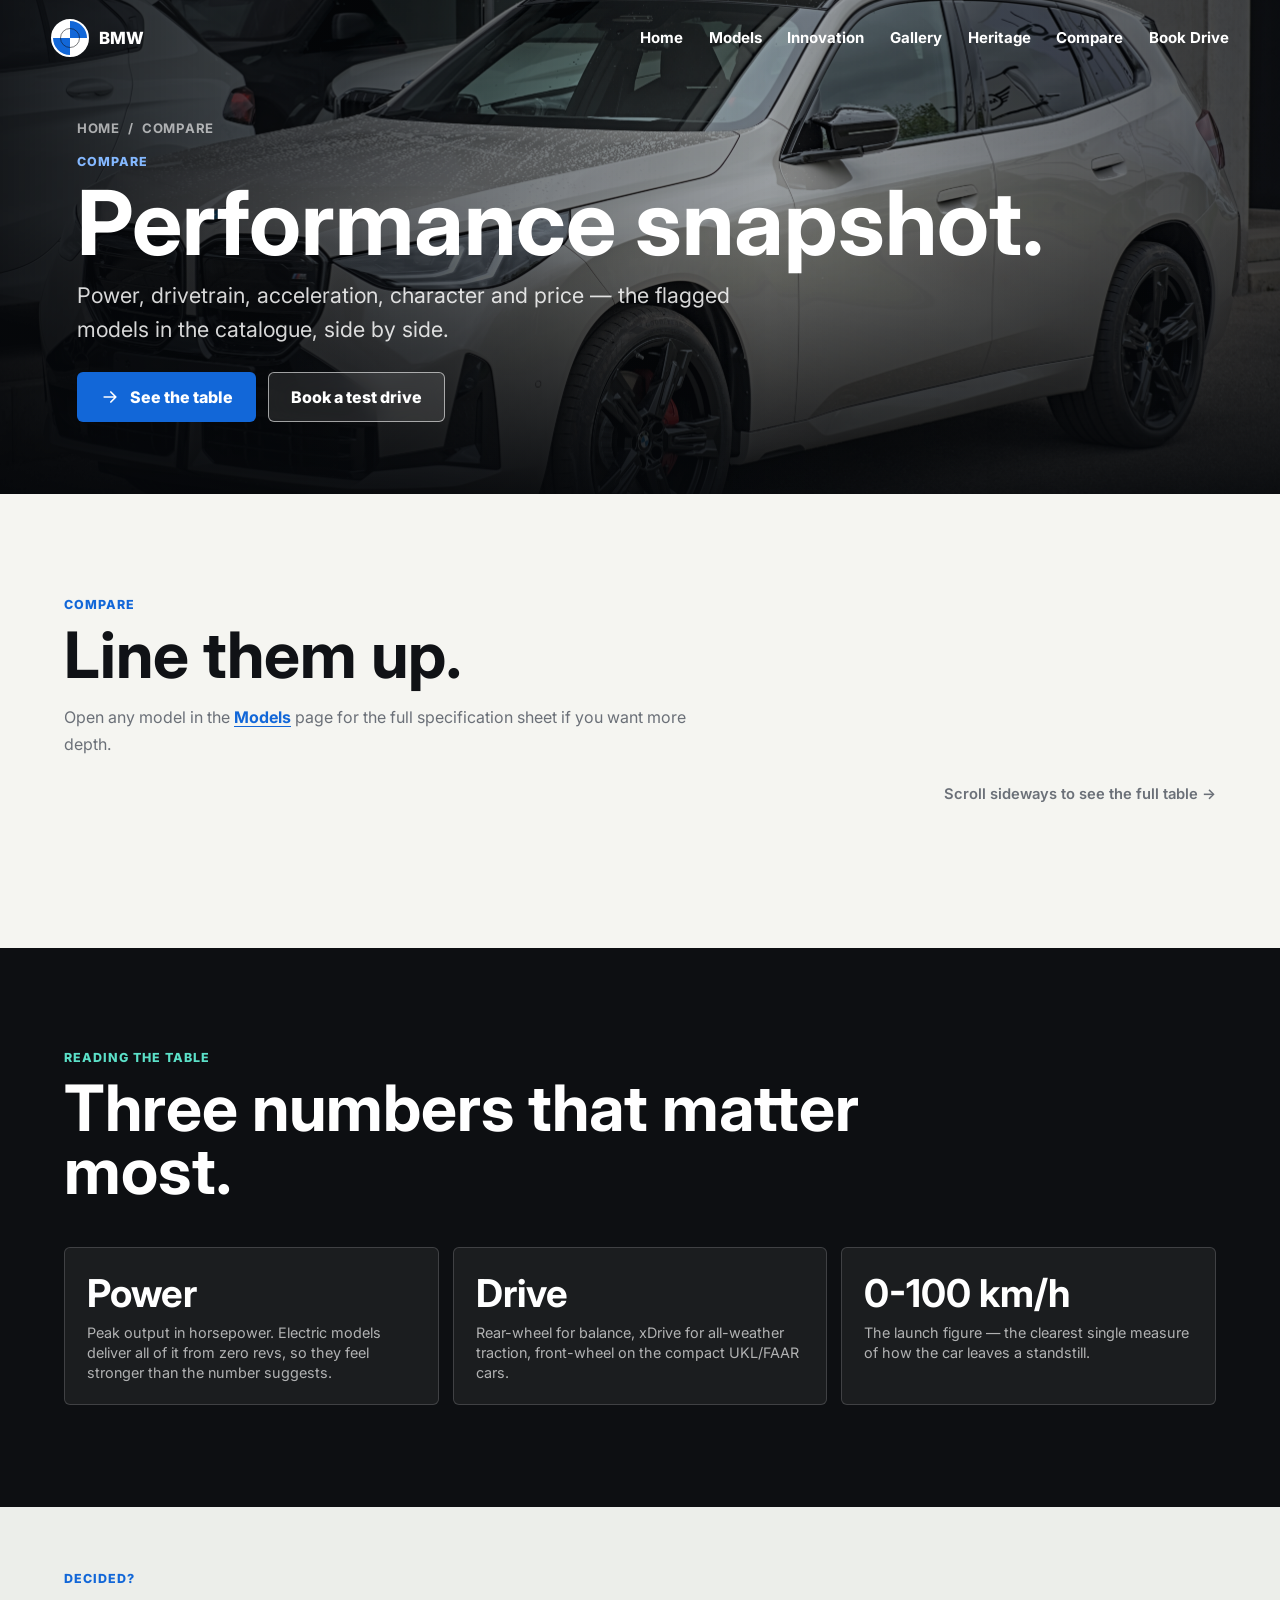
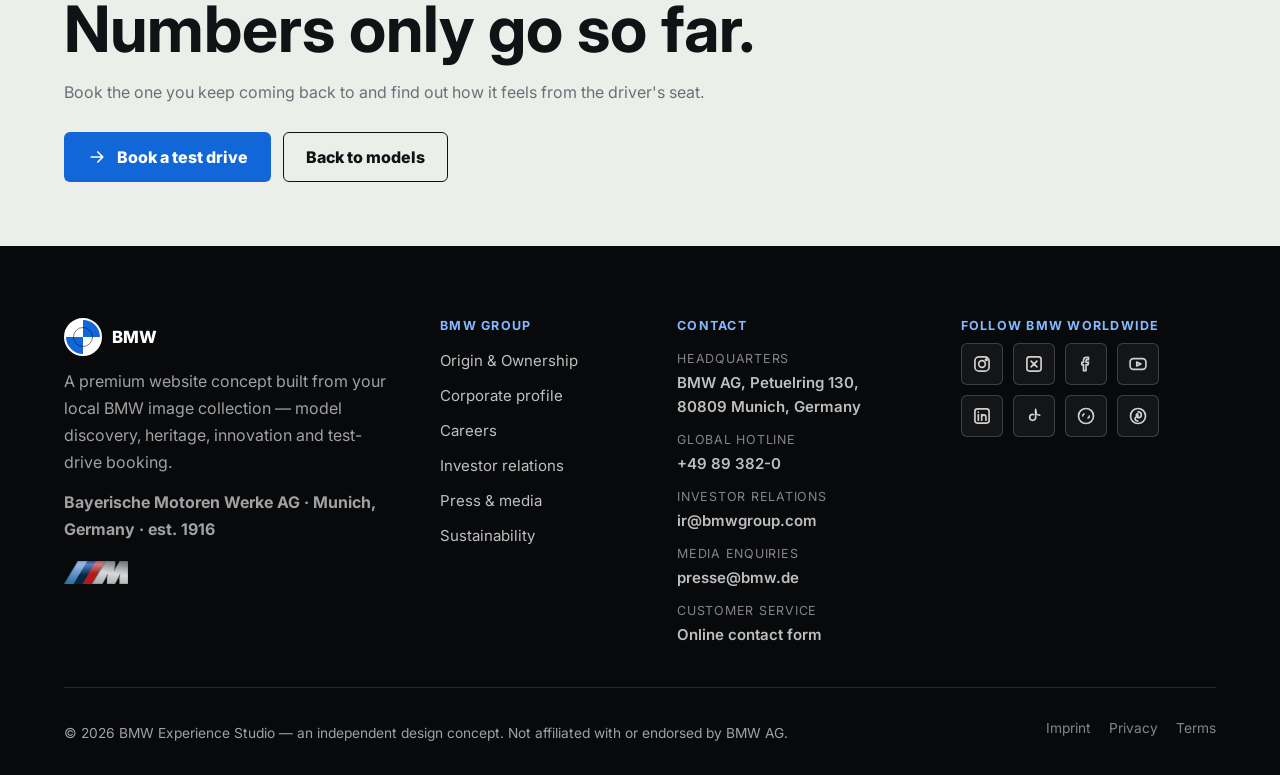
<file: compare.html>
<!DOCTYPE html>
<html lang="en">
<head>
  <meta charset="UTF-8">
  <meta name="viewport" content="width=device-width, initial-scale=1.0">
  <title>Compare — BMW Experience Studio</title>
  <meta name="description" content="Compare BMW models side by side — power, drive, acceleration, character and price across the flagged cars in the catalogue.">
  <link rel="preconnect" href="https://fonts.googleapis.com">
  <link rel="preconnect" href="https://fonts.gstatic.com" crossorigin>
  <link href="https://fonts.googleapis.com/css2?family=Inter:wght@400;500;600;700;800&display=swap" rel="stylesheet">
  <link rel="stylesheet" href="css/style.css">
</head>
<body>
  <header class="site-header" data-header>
    <a class="brand" href="index.html" aria-label="BMW home">
      <span class="brand-mark" aria-hidden="true">
        <span></span><span></span><span></span><span></span>
      </span>
      <span class="brand-text">BMW</span>
    </a>

    <nav class="main-nav" aria-label="Primary navigation">
      <a href="index.html">Home</a>
      <a href="models.html">Models</a>
      <a href="innovation.html">Innovation</a>
      <a href="gallery.html">Gallery</a>
      <a href="heritage.html">Heritage</a>
      <a href="models.html#compare">Compare</a>
      <a href="index.html#drive">Book Drive</a>
    </nav>

    <button class="menu-button" type="button" data-menu-button aria-label="Open menu" aria-expanded="false">
      <svg viewBox="0 0 24 24" aria-hidden="true"><path d="M4 7h16M4 12h16M4 17h16"/></svg>
    </button>
  </header>

  <main id="top">
    <!-- ── Page hero ────────────────────────────────────── -->
    <section class="page-hero">
      <img src="image/BMW_G45_X3_M50_DSC_8510.jpg" alt="BMW X3 M50 performance SAV" fetchpriority="high">
      <div class="page-hero-content">
        <nav class="breadcrumb" aria-label="Breadcrumb">
          <a href="index.html">Home</a> <span aria-hidden="true">/</span> <span>Compare</span>
        </nav>
        <p class="eyebrow">Compare</p>
        <h1>Performance snapshot.</h1>
        <p class="hero-copy">Power, drivetrain, acceleration, character and price — the flagged models in the catalogue, side by side.</p>
        <div class="page-hero-actions">
          <a class="button primary" href="#compare">
            <svg viewBox="0 0 24 24" aria-hidden="true"><path d="M5 12h14m-6-6 6 6-6 6"/></svg>
            See the table
          </a>
          <a class="button secondary" href="index.html#drive">Book a test drive</a>
        </div>
      </div>
    </section>

    <!-- ── Compare table ────────────────────────────────── -->
    <section class="page-section" id="compare">
      <div class="section-heading">
        <p class="eyebrow">Compare</p>
        <h2>Line them up.</h2>
        <p class="section-sub">Open any model in the <a href="models.html" style="text-decoration:underline; text-underline-offset:3px;">Models</a> page for the full specification sheet if you want more depth.</p>
      </div>

      <div class="toolbar">
        <p class="meta-line" data-compare-count aria-live="polite"></p>
        <p class="meta-line">Scroll sideways to see the full table →</p>
      </div>

      <div class="compare-scroll">
        <div class="compare-table" role="table" aria-label="BMW model comparison" data-compare-table>
          <!-- Rendered from js/catalog.js -->
        </div>
      </div>

      <p class="table-hint" aria-hidden="true">Scroll sideways to see the full table →</p>
    </section>

    <!-- ── How to read ──────────────────────────────────── -->
    <section class="page-section dark">
      <div class="section-heading">
        <p class="eyebrow" style="color:#5be0c8">Reading the table</p>
        <h2>Three numbers that matter most.</h2>
      </div>

      <div class="stat-row" style="margin-top: clamp(26px, 4vw, 44px);">
        <div style="background:rgba(255,255,255,.06); border-color:rgba(255,255,255,.16);">
          <strong style="color:#fff">Power</strong>
          <span style="color:rgba(255,255,255,.66)">Peak output in horsepower. Electric models deliver all of it from zero revs, so they feel stronger than the number suggests.</span>
        </div>
        <div style="background:rgba(255,255,255,.06); border-color:rgba(255,255,255,.16);">
          <strong style="color:#fff">Drive</strong>
          <span style="color:rgba(255,255,255,.66)">Rear-wheel for balance, xDrive for all-weather traction, front-wheel on the compact UKL/FAAR cars.</span>
        </div>
        <div style="background:rgba(255,255,255,.06); border-color:rgba(255,255,255,.16);">
          <strong style="color:#fff">0-100 km/h</strong>
          <span style="color:rgba(255,255,255,.66)">The launch figure — the clearest single measure of how the car leaves a standstill.</span>
        </div>
      </div>
    </section>

    <!-- ── CTA ──────────────────────────────────────────── -->
    <section class="page-section tight tinted">
      <div class="section-heading">
        <p class="eyebrow">Decided?</p>
        <h2>Numbers only go so far.</h2>
        <p class="section-sub">Book the one you keep coming back to and find out how it feels from the driver's seat.</p>
      </div>
      <div class="page-hero-actions">
        <a class="button primary" href="index.html#drive">
          <svg viewBox="0 0 24 24" aria-hidden="true"><path d="M5 12h14m-6-6 6 6-6 6"/></svg>
          Book a test drive
        </a>
        <a class="button" href="models.html" style="border-color: var(--ink); color: var(--ink);">Back to models</a>
      </div>
    </section>
  </main>

  <!-- ── Footer ─────────────────────────────────────────── -->
  <footer class="site-footer">
    <div class="footer-grid">
      <div>
        <a class="brand" href="index.html" aria-label="BMW home">
          <span class="brand-mark" aria-hidden="true">
            <span></span><span></span><span></span><span></span>
          </span>
          <span class="brand-text">BMW</span>
        </a>
        <p>A premium website concept built from your local BMW image collection — model discovery, heritage, innovation and test-drive booking.</p>
        <p><strong>Bayerische Motoren Werke AG · Munich, Germany · est. 1916</strong></p>
        <img class="m-logo" src="image/BMW_M_logo.svg" alt="BMW M logo" width="64" height="40" loading="lazy">
      </div>

      <div class="footer-col">
        <h4>BMW Group</h4>
        <ul>
          <li><a href="index.html#about">Origin &amp; Ownership</a></li>
          <li><a href="https://www.bmwgroup.com/en/company.html" target="_blank" rel="noopener">Corporate profile</a></li>
          <li><a href="https://www.bmwgroup.com/en/careers.html" target="_blank" rel="noopener">Careers</a></li>
          <li><a href="https://www.bmwgroup.com/en/investor-relations.html" target="_blank" rel="noopener">Investor relations</a></li>
          <li><a href="https://www.bmwgroup.com/en/press.html" target="_blank" rel="noopener">Press &amp; media</a></li>
          <li><a href="https://www.bmwgroup.com/en/sustainability.html" target="_blank" rel="noopener">Sustainability</a></li>
        </ul>
      </div>

      <div class="footer-col">
        <h4>Contact</h4>
        <ul class="footer-contact">
          <li><span>Headquarters</span><strong>BMW AG, Petuelring 130, 80809 Munich, Germany</strong></li>
          <li><span>Global hotline</span><strong><a href="tel:+49893820">+49 89 382-0</a></strong></li>
          <li><span>Investor relations</span><strong><a href="mailto:ir@bmwgroup.com">ir@bmwgroup.com</a></strong></li>
          <li><span>Media enquiries</span><strong><a href="mailto:presse@bmw.de">presse@bmw.de</a></strong></li>
          <li><span>Customer service</span><strong><a href="https://www.bmwgroup.com/en/general/contact.html" target="_blank" rel="noopener">Online contact form</a></strong></li>
        </ul>
      </div>

      <div class="footer-col footer-social-col">
        <h4 class="footer-social-heading">Follow BMW worldwide</h4>
        <div class="social-row">
          <a href="https://www.instagram.com/bmw/" target="_blank" rel="noopener" aria-label="BMW on Instagram">
            <svg viewBox="0 0 24 24" aria-hidden="true"><rect x="3.5" y="3.5" width="17" height="17" rx="5"/><circle cx="12" cy="12" r="4"/><circle cx="17.2" cy="6.8" r="1"/></svg>
          </a>
          <a href="https://x.com/BMW" target="_blank" rel="noopener" aria-label="BMW on X (Twitter)">
            <svg viewBox="0 0 24 24" aria-hidden="true"><rect x="3.5" y="3.5" width="17" height="17" rx="3"/><path d="M8.5 8.5l7 7M15.5 8.5l-7 7"/></svg>
          </a>
          <a href="https://www.facebook.com/BMW/" target="_blank" rel="noopener" aria-label="BMW on Facebook">
            <svg viewBox="0 0 24 24" aria-hidden="true"><path d="M15 4h-2.5A3.5 3.5 0 0 0 9 7.5V10H7v3h2v7h3v-7h2.4l.6-3H12V7.8c0-.6.4-1 1-1h2z"/></svg>
          </a>
          <a href="https://www.youtube.com/user/BMW" target="_blank" rel="noopener" aria-label="BMW on YouTube">
            <svg viewBox="0 0 24 24" aria-hidden="true"><rect x="2.5" y="5.5" width="19" height="13" rx="4"/><path d="M10.5 9.6l5 2.4-5 2.4z"/></svg>
          </a>
          <a href="https://www.linkedin.com/company/bmw-group/" target="_blank" rel="noopener" aria-label="BMW Group on LinkedIn">
            <svg viewBox="0 0 24 24" aria-hidden="true"><rect x="3.5" y="3.5" width="17" height="17" rx="3"/><path d="M7.6 10.4V17M7.6 7.4v.1M11.6 17v-6.6M11.6 13.4c0-1.6 1-2.8 2.6-2.8s2.5 1.2 2.5 2.8V17"/></svg>
          </a>
          <a href="https://www.tiktok.com/@bmw" target="_blank" rel="noopener" aria-label="BMW on TikTok">
            <svg viewBox="0 0 24 24" aria-hidden="true"><path d="M14 4v9.6a3.6 3.6 0 1 1-3.6-3.6c.4 0 .8.1 1.1.3"/><path d="M14 6.2A4.8 4.8 0 0 0 18.8 11"/></svg>
          </a>
          <a href="https://www.threads.net/@bmw" target="_blank" rel="noopener" aria-label="BMW on Threads">
            <svg viewBox="0 0 24 24" aria-hidden="true"><circle cx="12" cy="12" r="9"/><path d="M8 12c0-1 .5-2 1.5-2.5M16 12c0 1-.5 2-1.5 2.5"/></svg>
          </a>
          <a href="https://www.pinterest.com/bmw/" target="_blank" rel="noopener" aria-label="BMW on Pinterest">
            <svg viewBox="0 0 24 24" aria-hidden="true"><circle cx="12" cy="12" r="9"/><path d="M12 7c2.5 0 4 1.5 4 3.5s-1 3.5-3 3.5c-.5 0-1-.1-1.5-.3.2-.8.5-1.8.5-2.7 0-1-.5-1.5-1-1.5s-1 .7-1 1.7c0 .6.2 1.1.3 1.6-.8.3-1.8.7-1.8 2.2 0 2 1.5 3 3.5 3"/></svg>
          </a>
        </div>

      </div>
    </div>

    <div class="footer-bottom">
      <p>© 2026 BMW Experience Studio — an independent design concept. Not affiliated with or endorsed by BMW AG.</p>
      <nav class="footer-legal" aria-label="Legal">
        <a href="https://www.bmwgroup.com/en/general/imprint.html" target="_blank" rel="noopener">Imprint</a>
        <a href="https://www.bmwgroup.com/en/legal-data-protection.html" target="_blank" rel="noopener">Privacy</a>
        <a href="https://www.bmwgroup.com/en/general/terms-conditions.html" target="_blank" rel="noopener">Terms</a>
      </nav>
    </div>
  </footer>

  <script src="js/catalog.js"></script>
  <script src="js/script.js"></script>
</body>
</html>
</file>
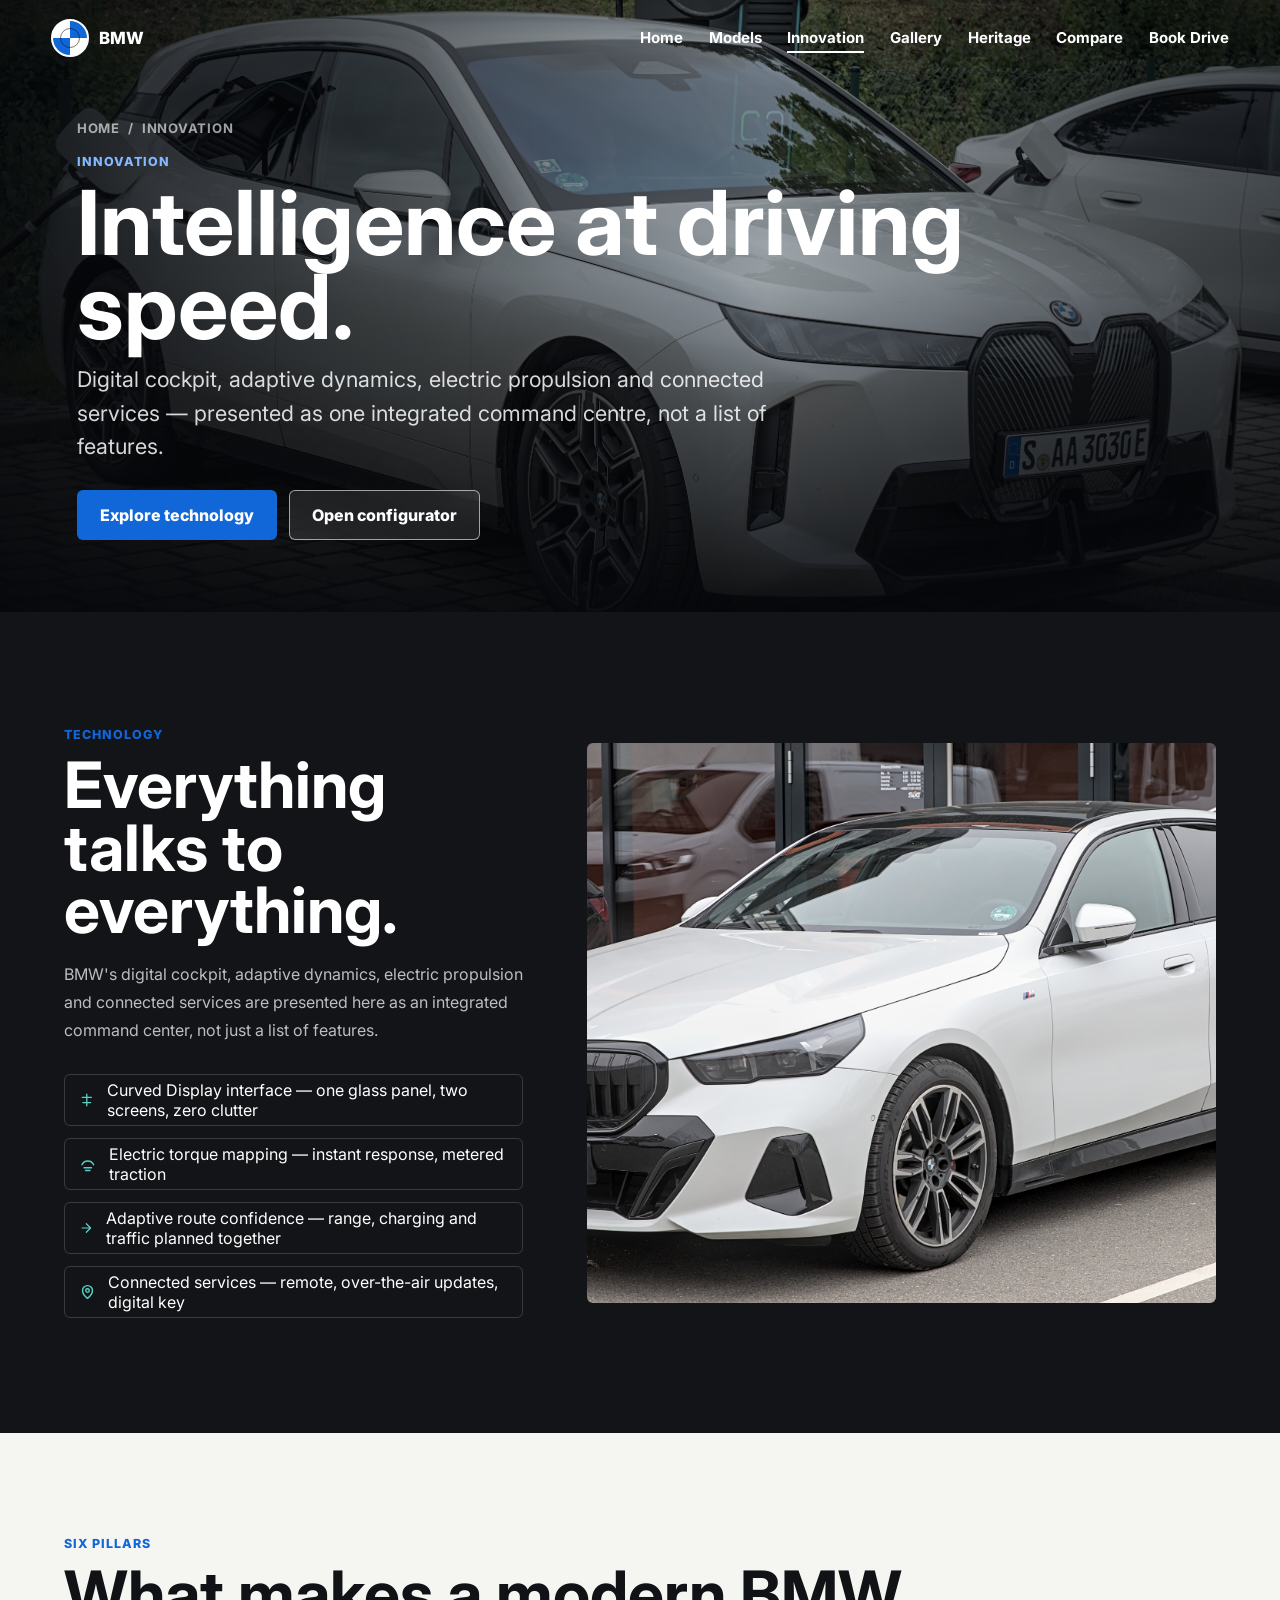
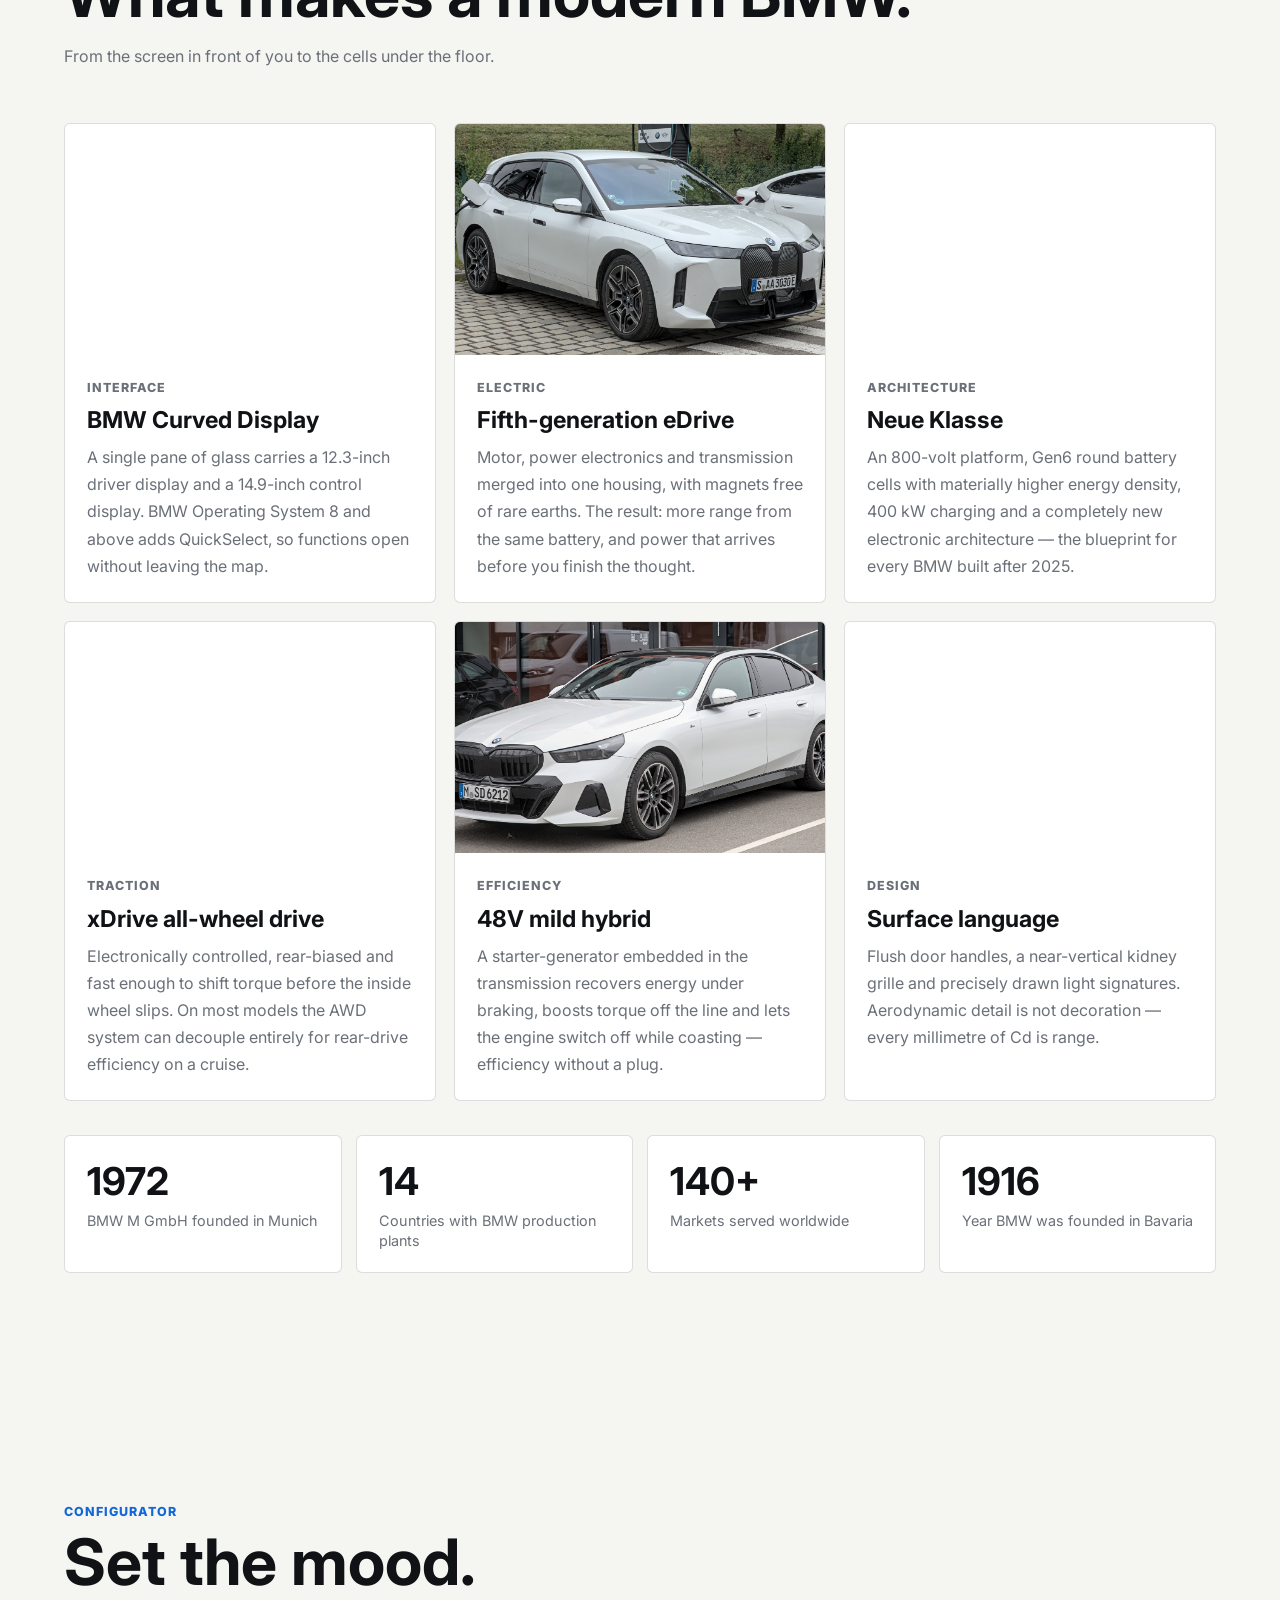
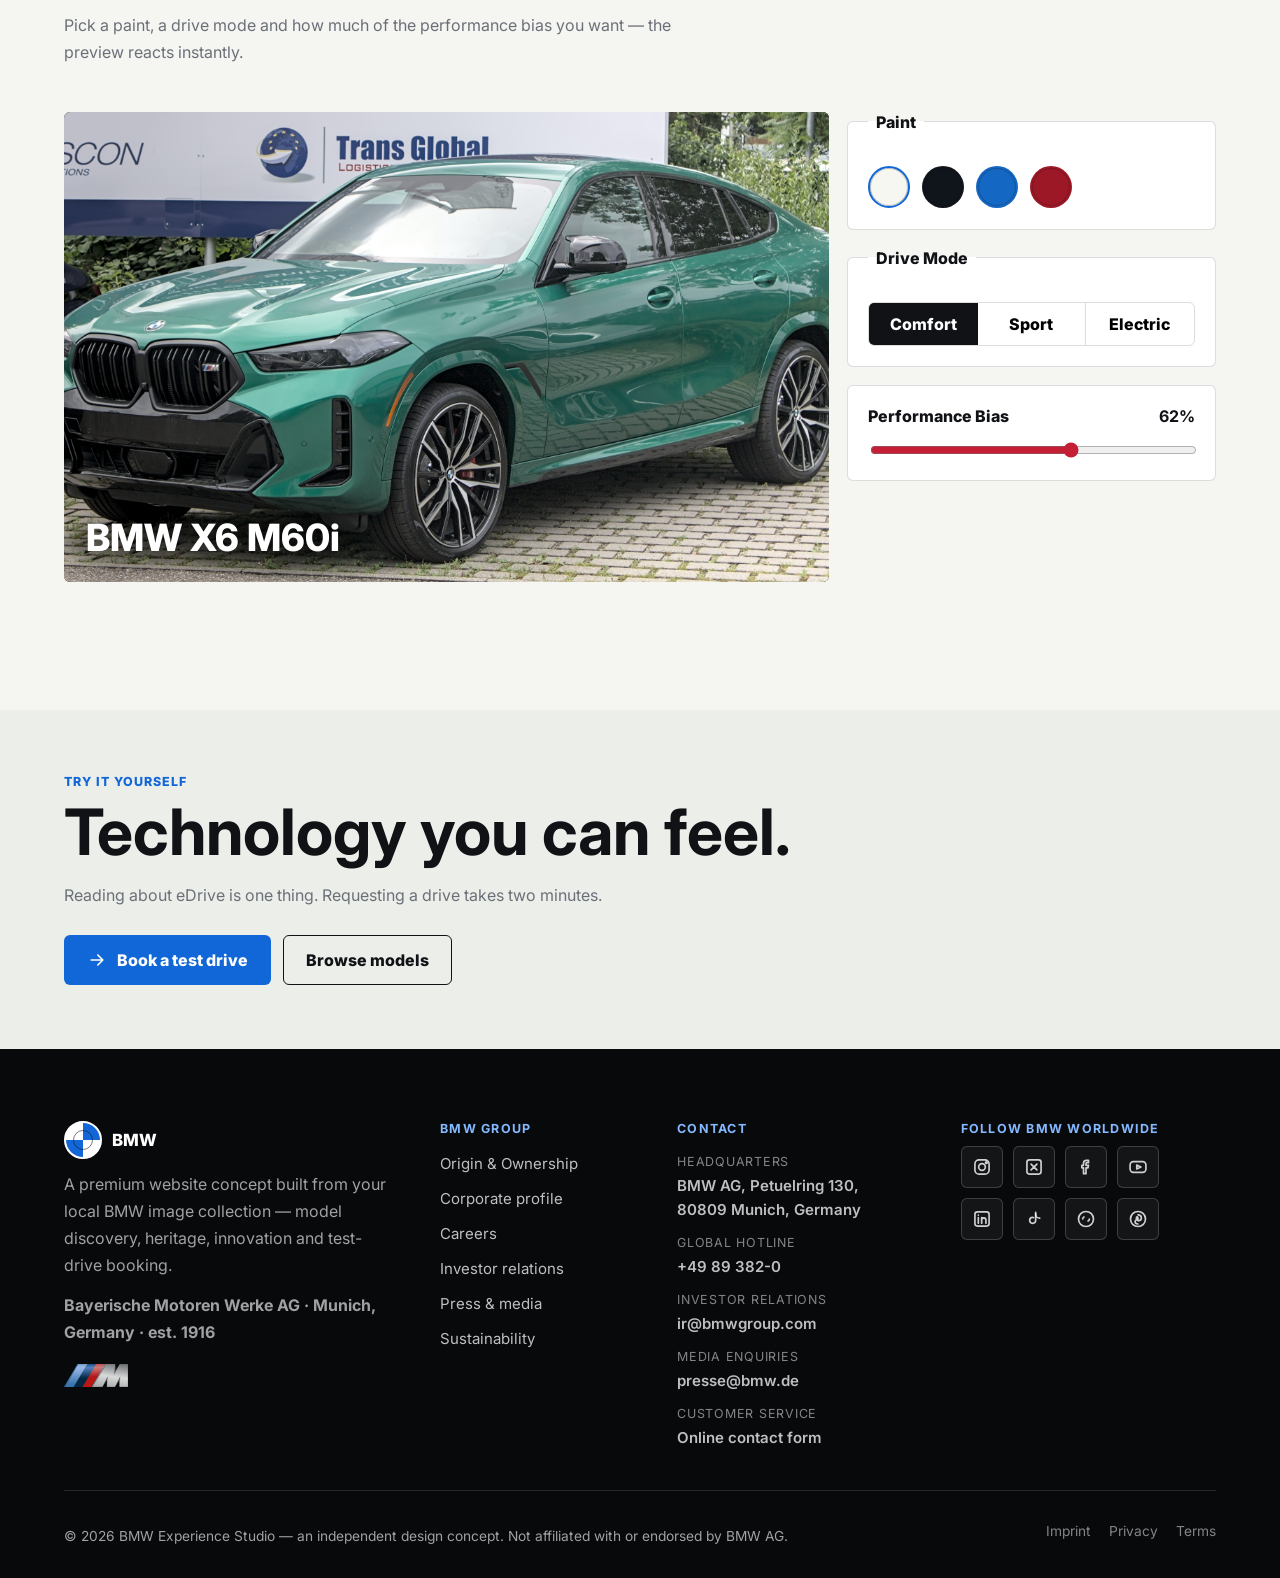
<file: innovation.html>
<!DOCTYPE html>
<html lang="en">
<head>
  <meta charset="UTF-8">
  <meta name="viewport" content="width=device-width, initial-scale=1.0">
  <title>Innovation — BMW Experience Studio</title>
  <meta name="description" content="BMW innovation: the Curved Display, eDrive electric technology, Neue Klasse architecture, xDrive traction and the visual configurator.">
  <link rel="preconnect" href="https://fonts.googleapis.com">
  <link rel="preconnect" href="https://fonts.gstatic.com" crossorigin>
  <link href="https://fonts.googleapis.com/css2?family=Inter:wght@400;500;600;700;800&display=swap" rel="stylesheet">
  <link rel="stylesheet" href="css/style.css">
</head>
<body>
  <header class="site-header" data-header>
    <a class="brand" href="index.html" aria-label="BMW home">
      <span class="brand-mark" aria-hidden="true">
        <span></span><span></span><span></span><span></span>
      </span>
      <span class="brand-text">BMW</span>
    </a>

    <nav class="main-nav" aria-label="Primary navigation">
      <a href="index.html">Home</a>
      <a href="models.html">Models</a>
      <a href="innovation.html" aria-current="page">Innovation</a>
      <a href="gallery.html">Gallery</a>
      <a href="heritage.html">Heritage</a>
      <a href="models.html#compare">Compare</a>
      <a href="index.html#drive">Book Drive</a>
    </nav>

    <button class="menu-button" type="button" data-menu-button aria-label="Open menu" aria-expanded="false">
      <svg viewBox="0 0 24 24" aria-hidden="true"><path d="M4 7h16M4 12h16M4 17h16"/></svg>
    </button>
  </header>

  <main id="top">
    <!-- ── Page hero ────────────────────────────────────── -->
    <section class="page-hero">
      <img src="image/2025_BMW_iX_DSC_2685.jpg" alt="BMW iX electric SUV" fetchpriority="high">
      <div class="page-hero-content">
        <nav class="breadcrumb" aria-label="Breadcrumb">
          <a href="index.html">Home</a> <span aria-hidden="true">/</span> <span>Innovation</span>
        </nav>
        <p class="eyebrow">Innovation</p>
        <h1>Intelligence at driving speed.</h1>
        <p class="hero-copy">Digital cockpit, adaptive dynamics, electric propulsion and connected services — presented as one integrated command centre, not a list of features.</p>
        <div class="page-hero-actions">
          <a class="button primary" href="#technology">Explore technology</a>
          <a class="button secondary" href="#configurator">Open configurator</a>
        </div>
      </div>
    </section>

    <!-- ── Feature split ────────────────────────────────── -->
    <section class="feature-split" id="technology">
      <div class="feature-copy">
        <p class="eyebrow">Technology</p>
        <h2>Everything talks to everything.</h2>
        <p>BMW's digital cockpit, adaptive dynamics, electric propulsion and connected services are presented here as an integrated command center, not just a list of features.</p>
        <div class="feature-list">
          <div>
            <svg viewBox="0 0 24 24" aria-hidden="true"><path d="M12 3v18M5 8h14M6 16h12"/></svg>
            <span>Curved Display interface — one glass panel, two screens, zero clutter</span>
          </div>
          <div>
            <svg viewBox="0 0 24 24" aria-hidden="true"><path d="M4 13c3-7 13-7 16 0M7 17h10M9 21h6"/></svg>
            <span>Electric torque mapping — instant response, metered traction</span>
          </div>
          <div>
            <svg viewBox="0 0 24 24" aria-hidden="true"><path d="M5 12h14M12 5l7 7-7 7"/></svg>
            <span>Adaptive route confidence — range, charging and traffic planned together</span>
          </div>
          <div>
            <svg viewBox="0 0 24 24" aria-hidden="true"><path d="M12 21s7-5.2 7-11a7 7 0 1 0-14 0c0 5.8 7 11 7 11Z"/><circle cx="12" cy="10" r="2.5"/></svg>
            <span>Connected services — remote, over-the-air updates, digital key</span>
          </div>
        </div>
      </div>
      <img src="image/BMW_G60_520i_1X7A2443.jpg" alt="BMW 5 Series sedan design detail" loading="lazy" decoding="async">
    </section>

    <!-- ── Innovation cards ─────────────────────────────── -->
    <section class="page-section">
      <div class="section-heading">
        <p class="eyebrow">Six pillars</p>
        <h2>What makes a modern BMW.</h2>
        <p class="section-sub">From the screen in front of you to the cells under the floor.</p>
      </div>

      <div class="innovation-grid" style="margin-top: clamp(28px, 5vw, 52px);">
        <article class="innovation-card" data-reveal>
          <img src="image/BMW_i7_xDrive60_1X7A7269.jpg" alt="BMW i7 electric flagship" loading="lazy" decoding="async">
          <div class="body">
            <p class="eyebrow">Interface</p>
            <h3>BMW Curved Display</h3>
            <p>A single pane of glass carries a 12.3-inch driver display and a 14.9-inch control display. BMW Operating System 8 and above adds QuickSelect, so functions open without leaving the map.</p>
          </div>
        </article>

        <article class="innovation-card" data-reveal>
          <img src="image/2025_BMW_iX_DSC_2685.jpg" alt="BMW iX electric SAV" loading="lazy" decoding="async">
          <div class="body">
            <p class="eyebrow">Electric</p>
            <h3>Fifth-generation eDrive</h3>
            <p>Motor, power electronics and transmission merged into one housing, with magnets free of rare earths. The result: more range from the same battery, and power that arrives before you finish the thought.</p>
          </div>
        </article>

        <article class="innovation-card" data-reveal>
          <img src="image/BMW_iX3_NA5_IMG_5332.jpg" alt="BMW Neue Klasse iX3" loading="lazy" decoding="async">
          <div class="body">
            <p class="eyebrow">Architecture</p>
            <h3>Neue Klasse</h3>
            <p>An 800-volt platform, Gen6 round battery cells with materially higher energy density, 400 kW charging and a completely new electronic architecture — the blueprint for every BMW built after 2025.</p>
          </div>
        </article>

        <article class="innovation-card" data-reveal>
          <img src="image/2023_BMW_G05_IMG_7715.jpg" alt="BMW X5 with xDrive" loading="lazy" decoding="async">
          <div class="body">
            <p class="eyebrow">Traction</p>
            <h3>xDrive all-wheel drive</h3>
            <p>Electronically controlled, rear-biased and fast enough to shift torque before the inside wheel slips. On most models the AWD system can decouple entirely for rear-drive efficiency on a cruise.</p>
          </div>
        </article>

        <article class="innovation-card" data-reveal>
          <img src="image/BMW_G60_520i_1X7A2443.jpg" alt="BMW 5 Series mild-hybrid sedan" loading="lazy" decoding="async">
          <div class="body">
            <p class="eyebrow">Efficiency</p>
            <h3>48V mild hybrid</h3>
            <p>A starter-generator embedded in the transmission recovers energy under braking, boosts torque off the line and lets the engine switch off while coasting — efficiency without a plug.</p>
          </div>
        </article>

        <article class="innovation-card" data-reveal>
          <img src="image/2025_BMW_G22_M440i_IMG_2604.jpg" alt="BMW M440i design detail" loading="lazy" decoding="async">
          <div class="body">
            <p class="eyebrow">Design</p>
            <h3>Surface language</h3>
            <p>Flush door handles, a near-vertical kidney grille and precisely drawn light signatures. Aerodynamic detail is not decoration — every millimetre of Cd is range.</p>
          </div>
        </article>
      </div>

      <div class="stat-row">
        <div><strong>1972</strong><span>BMW M GmbH founded in Munich</span></div>
        <div><strong>14</strong><span>Countries with BMW production plants</span></div>
        <div><strong>140+</strong><span>Markets served worldwide</span></div>
        <div><strong>1916</strong><span>Year BMW was founded in Bavaria</span></div>
      </div>
    </section>

    <!-- ── Configurator ─────────────────────────────────── -->
    <section class="configurator" id="configurator" aria-label="BMW visual configurator">
      <div class="section-heading">
        <p class="eyebrow">Configurator</p>
        <h2>Set the mood.</h2>
        <p class="section-sub">Pick a paint, a drive mode and how much of the performance bias you want — the preview reacts instantly.</p>
      </div>
      <div class="configurator-layout" style="margin-top: clamp(26px, 4vw, 46px);">
        <div class="config-preview" data-config-preview>
          <img src="image/BMW_G06_M60i_IMG_9712.jpg" alt="Configured BMW X6 M60i preview" loading="lazy" decoding="async">
          <div class="paint-overlay" data-paint-overlay></div>
          <span data-config-name>BMW X6 M60i</span>
        </div>

        <div class="config-controls">
          <fieldset>
            <legend>Paint</legend>
            <button class="swatch active" type="button" style="--swatch:#f7f7f2" data-paint="alpine" aria-label="Alpine White" aria-pressed="true"></button>
            <button class="swatch" type="button" style="--swatch:#10141b" data-paint="black" aria-label="Black Sapphire" aria-pressed="false"></button>
            <button class="swatch" type="button" style="--swatch:#1567c4" data-paint="blue" aria-label="Portimao Blue" aria-pressed="false"></button>
            <button class="swatch" type="button" style="--swatch:#9d1826" data-paint="red" aria-label="Aventurin Red" aria-pressed="false"></button>
          </fieldset>

          <fieldset>
            <legend>Drive Mode</legend>
            <div class="segmented" data-drive-mode>
              <button class="active" type="button" data-mode="Comfort" aria-pressed="true">Comfort</button>
              <button type="button" data-mode="Sport" aria-pressed="false">Sport</button>
              <button type="button" data-mode="Electric" aria-pressed="false">Electric</button>
            </div>
          </fieldset>

          <label class="range-control">
            <span>Performance Bias <strong data-range-value>62%</strong></span>
            <input type="range" min="0" max="100" value="62" data-range>
          </label>
        </div>
      </div>
    </section>

    <!-- ── CTA ──────────────────────────────────────────── -->
    <section class="page-section tight tinted">
      <div class="section-heading">
        <p class="eyebrow">Try it yourself</p>
        <h2>Technology you can feel.</h2>
        <p class="section-sub">Reading about eDrive is one thing. Requesting a drive takes two minutes.</p>
      </div>
      <div class="page-hero-actions">
        <a class="button primary" href="index.html#drive">
          <svg viewBox="0 0 24 24" aria-hidden="true"><path d="M5 12h14m-6-6 6 6-6 6"/></svg>
          Book a test drive
        </a>
        <a class="button" href="models.html" style="border-color: var(--ink); color: var(--ink);">Browse models</a>
      </div>
    </section>
  </main>

  <!-- ── Footer ─────────────────────────────────────────── -->
  <footer class="site-footer">
    <div class="footer-grid">
      <div>
        <a class="brand" href="index.html" aria-label="BMW home">
          <span class="brand-mark" aria-hidden="true">
            <span></span><span></span><span></span><span></span>
          </span>
          <span class="brand-text">BMW</span>
        </a>
        <p>A premium website concept built from your local BMW image collection — model discovery, heritage, innovation and test-drive booking.</p>
        <p><strong>Bayerische Motoren Werke AG · Munich, Germany · est. 1916</strong></p>
        <img class="m-logo" src="image/BMW_M_logo.svg" alt="BMW M logo" width="64" height="40" loading="lazy">
      </div>

      <div class="footer-col">
        <h4>BMW Group</h4>
        <ul>
          <li><a href="index.html#about">Origin &amp; Ownership</a></li>
          <li><a href="https://www.bmwgroup.com/en/company.html" target="_blank" rel="noopener">Corporate profile</a></li>
          <li><a href="https://www.bmwgroup.com/en/careers.html" target="_blank" rel="noopener">Careers</a></li>
          <li><a href="https://www.bmwgroup.com/en/investor-relations.html" target="_blank" rel="noopener">Investor relations</a></li>
          <li><a href="https://www.bmwgroup.com/en/press.html" target="_blank" rel="noopener">Press &amp; media</a></li>
          <li><a href="https://www.bmwgroup.com/en/sustainability.html" target="_blank" rel="noopener">Sustainability</a></li>
        </ul>
      </div>

      <div class="footer-col">
        <h4>Contact</h4>
        <ul class="footer-contact">
          <li><span>Headquarters</span><strong>BMW AG, Petuelring 130, 80809 Munich, Germany</strong></li>
          <li><span>Global hotline</span><strong><a href="tel:+49893820">+49 89 382-0</a></strong></li>
          <li><span>Investor relations</span><strong><a href="mailto:ir@bmwgroup.com">ir@bmwgroup.com</a></strong></li>
          <li><span>Media enquiries</span><strong><a href="mailto:presse@bmw.de">presse@bmw.de</a></strong></li>
          <li><span>Customer service</span><strong><a href="https://www.bmwgroup.com/en/general/contact.html" target="_blank" rel="noopener">Online contact form</a></strong></li>
        </ul>
      </div>

      <div class="footer-col footer-social-col">
        <h4 class="footer-social-heading">Follow BMW worldwide</h4>
        <div class="social-row">
          <a href="https://www.instagram.com/bmw/" target="_blank" rel="noopener" aria-label="BMW on Instagram">
            <svg viewBox="0 0 24 24" aria-hidden="true"><rect x="3.5" y="3.5" width="17" height="17" rx="5"/><circle cx="12" cy="12" r="4"/><circle cx="17.2" cy="6.8" r="1"/></svg>
          </a>
          <a href="https://x.com/BMW" target="_blank" rel="noopener" aria-label="BMW on X (Twitter)">
            <svg viewBox="0 0 24 24" aria-hidden="true"><rect x="3.5" y="3.5" width="17" height="17" rx="3"/><path d="M8.5 8.5l7 7M15.5 8.5l-7 7"/></svg>
          </a>
          <a href="https://www.facebook.com/BMW/" target="_blank" rel="noopener" aria-label="BMW on Facebook">
            <svg viewBox="0 0 24 24" aria-hidden="true"><path d="M15 4h-2.5A3.5 3.5 0 0 0 9 7.5V10H7v3h2v7h3v-7h2.4l.6-3H12V7.8c0-.6.4-1 1-1h2z"/></svg>
          </a>
          <a href="https://www.youtube.com/user/BMW" target="_blank" rel="noopener" aria-label="BMW on YouTube">
            <svg viewBox="0 0 24 24" aria-hidden="true"><rect x="2.5" y="5.5" width="19" height="13" rx="4"/><path d="M10.5 9.6l5 2.4-5 2.4z"/></svg>
          </a>
          <a href="https://www.linkedin.com/company/bmw-group/" target="_blank" rel="noopener" aria-label="BMW Group on LinkedIn">
            <svg viewBox="0 0 24 24" aria-hidden="true"><rect x="3.5" y="3.5" width="17" height="17" rx="3"/><path d="M7.6 10.4V17M7.6 7.4v.1M11.6 17v-6.6M11.6 13.4c0-1.6 1-2.8 2.6-2.8s2.5 1.2 2.5 2.8V17"/></svg>
          </a>
          <a href="https://www.tiktok.com/@bmw" target="_blank" rel="noopener" aria-label="BMW on TikTok">
            <svg viewBox="0 0 24 24" aria-hidden="true"><path d="M14 4v9.6a3.6 3.6 0 1 1-3.6-3.6c.4 0 .8.1 1.1.3"/><path d="M14 6.2A4.8 4.8 0 0 0 18.8 11"/></svg>
          </a>
          <a href="https://www.threads.net/@bmw" target="_blank" rel="noopener" aria-label="BMW on Threads">
            <svg viewBox="0 0 24 24" aria-hidden="true"><circle cx="12" cy="12" r="9"/><path d="M8 12c0-1 .5-2 1.5-2.5M16 12c0 1-.5 2-1.5 2.5"/></svg>
          </a>
          <a href="https://www.pinterest.com/bmw/" target="_blank" rel="noopener" aria-label="BMW on Pinterest">
            <svg viewBox="0 0 24 24" aria-hidden="true"><circle cx="12" cy="12" r="9"/><path d="M12 7c2.5 0 4 1.5 4 3.5s-1 3.5-3 3.5c-.5 0-1-.1-1.5-.3.2-.8.5-1.8.5-2.7 0-1-.5-1.5-1-1.5s-1 .7-1 1.7c0 .6.2 1.1.3 1.6-.8.3-1.8.7-1.8 2.2 0 2 1.5 3 3.5 3"/></svg>
          </a>
        </div>

      </div>
    </div>

    <div class="footer-bottom">
      <p>© 2026 BMW Experience Studio — an independent design concept. Not affiliated with or endorsed by BMW AG.</p>
      <nav class="footer-legal" aria-label="Legal">
        <a href="https://www.bmwgroup.com/en/general/imprint.html" target="_blank" rel="noopener">Imprint</a>
        <a href="https://www.bmwgroup.com/en/legal-data-protection.html" target="_blank" rel="noopener">Privacy</a>
        <a href="https://www.bmwgroup.com/en/general/terms-conditions.html" target="_blank" rel="noopener">Terms</a>
      </nav>
    </div>
  </footer>

  <script src="js/catalog.js"></script>
  <script src="js/script.js"></script>
</body>
</html>
</file>
<file: css/style.css>
:root {
  --ink: #101216;
  --paper: #f5f5f1;
  --muted: #6b7078;
  --line: rgba(16, 18, 22, 0.14);
  --blue: #1267d8;
  --red: #c41f35;
  --teal: #0c8b86;
  --silver: #d9dee4;
  --white: #ffffff;
  --shadow: 0 22px 70px rgba(10, 13, 18, 0.22);
}

.drive-form textarea::placeholder {
  color: rgba(255, 255, 255, 0.45);
}

* {
  box-sizing: border-box;
}

html {
  scroll-behavior: smooth;
}

body {
  margin: 0;
  font-family: "Inter", Arial, sans-serif;
  color: var(--ink);
  background: var(--paper);
}

body.menu-open {
  overflow: hidden;
}

img {
  display: block;
  max-width: 100%;
}

a {
  color: inherit;
  text-decoration: none;
}

button,
input,
select {
  font: inherit;
}

button {
  cursor: pointer;
}

svg {
  width: 20px;
  height: 20px;
  fill: none;
  stroke: currentColor;
  stroke-width: 2;
  stroke-linecap: round;
  stroke-linejoin: round;
}

.site-header {
  position: fixed;
  inset: 0 0 auto;
  z-index: 30;
  display: flex;
  align-items: center;
  justify-content: space-between;
  gap: 22px;
  padding: 18px clamp(18px, 4vw, 58px);
  color: var(--white);
  transition: background 220ms ease, box-shadow 220ms ease, color 220ms ease;
}

.site-header.scrolled,
.site-header.menu-active {
  color: var(--ink);
  background: rgba(245, 245, 241, 0.92);
  box-shadow: 0 16px 40px rgba(16, 18, 22, 0.12);
  backdrop-filter: blur(18px);
}

.brand {
  display: inline-flex;
  align-items: center;
  gap: 10px;
  font-weight: 800;
  letter-spacing: 0;
}

.brand-mark {
  position: relative;
  display: grid;
  grid-template-columns: repeat(2, 1fr);
  width: 38px;
  height: 38px;
  overflow: hidden;
  border: 2px solid currentColor;
  border-radius: 50%;
  background: #fff;
}

.brand-mark::after {
  content: "";
  position: absolute;
  inset: 7px;
  border: 1px solid rgba(16, 18, 22, 0.55);
  border-radius: 50%;
}

.brand-mark span:nth-child(1),
.brand-mark span:nth-child(4) {
  background: #fff;
}

.brand-mark span:nth-child(2),
.brand-mark span:nth-child(3) {
  background: var(--blue);
}

.brand-text {
  font-size: 1.05rem;
}

.main-nav {
  display: flex;
  align-items: center;
  gap: clamp(16px, 2vw, 34px);
  font-weight: 700;
  font-size: 0.94rem;
}

.main-nav a {
  position: relative;
  padding: 10px 0;
}

.main-nav a::after {
  content: "";
  position: absolute;
  left: 0;
  right: 0;
  bottom: 4px;
  height: 2px;
  transform: scaleX(0);
  transform-origin: left;
  background: currentColor;
  transition: transform 180ms ease;
}

.main-nav a:hover::after {
  transform: scaleX(1);
}

.menu-button {
  display: none;
  place-items: center;
  width: 42px;
  height: 42px;
  border: 1px solid currentColor;
  border-radius: 6px;
  color: inherit;
  background: transparent;
}

.hero {
  position: relative;
  min-height: 92vh;
  display: grid;
  align-items: end;
  overflow: hidden;
  color: var(--white);
  background: #05070a;
}
.hero h1 {
  font-size: clamp(5rem, 13vw, 10rem);
}

.hero-media,
.hero picture {
  position: absolute;
  inset: 0;
  width: 100%;
  height: 100%;
}

.hero-media {
  inset: 0 0 0 10%;
  width: 90%;
  object-fit: cover;
  object-position: right center;
  filter: saturate(1.08) contrast(1.04);
}

.hero-scrim {
  position: absolute;
  inset: 0;
  background:
    linear-gradient(90deg, rgba(5, 7, 10, 0.99) 0%, rgba(5, 7, 10, 0.99) 10%, rgba(5, 7, 10, 0.78) 28%, rgba(5, 7, 10, 0.42) 42%, rgba(5, 7, 10, 0.12) 56%, rgba(5, 7, 10, 0.1) 100%),
    linear-gradient(0deg, rgba(5, 7, 10, 0.88), rgba(5, 7, 10, 0) 38%);
}

.hero-content {
  position: relative;
  z-index: 1;
  width: min(880px, calc(100% - 36px));
  margin: 0 0 clamp(28px, 3.5vw, 48px) clamp(18px, 6vw, 84px);
}

.eyebrow {
  margin: 0 0 12px;
  color: var(--blue);
  font-size: 0.78rem;
  font-weight: 800;
  letter-spacing: 0.08em;
  text-transform: uppercase;
}

.hero .eyebrow {
  color: #84b8ff;
}

h1,
h2,
h3,
p {
  margin-top: 0;
}

h1 {
  margin-bottom: 14px;
  font-size: clamp(5rem, 18vw, 15.5rem);
  line-height: 0.78;
  letter-spacing: 0;
}

h2 {
  margin-bottom: 18px;
  font-size: clamp(2rem, 5vw, 4.7rem);
  line-height: 0.98;
  letter-spacing: 0;
}

h3 {
  margin-bottom: 10px;
  font-size: 1.45rem;
}

.hero-copy {
  max-width: 620px;
  color: rgba(255, 255, 255, 0.84);
  font-size: clamp(1.05rem, 2vw, 1.35rem);
  line-height: 1.55;
}

.hero-actions {
  display: flex;
  flex-wrap: wrap;
  gap: 12px;
  margin-top: 30px;
}

.button {
  display: inline-flex;
  align-items: center;
  justify-content: center;
  gap: 10px;
  min-height: 50px;
  padding: 0 22px;
  border: 1px solid transparent;
  border-radius: 6px;
  font-weight: 800;
  transition: transform 180ms ease, background 180ms ease, color 180ms ease;
}

.button:hover {
  transform: translateY(-2px);
}

.button.primary {
  color: var(--white);
  background: var(--blue);
}

.button.secondary {
  color: var(--white);
  border-color: rgba(255, 255, 255, 0.58);
  background: rgba(255, 255, 255, 0.1);
  backdrop-filter: blur(12px);
}

.hero-cta {
  position: absolute;
  right: clamp(18px, 4vw, 58px);
  bottom: 34px;
  z-index: 2;
  justify-content: flex-end;
  width: auto;
  margin: 0;
}

.metric {
  display: block;
  font-size: clamp(1.35rem, 2vw, 1.85rem);
  font-weight: 800;
}

.label {
  display: block;
  color: rgba(255, 255, 255, 0.68);
  font-size: 0.82rem;
}

.quick-tools,
.section,
.feature-split,
.configurator,
.gallery-section,
.compare,
.drive {
  padding-inline: clamp(18px, 5vw, 72px);
}

.quick-tools {
  display: grid;
  grid-template-columns: 1.7fr 0.7fr 0.7fr 0.7fr;
  gap: 14px;
  padding-block: 18px;
  background: var(--ink);
  color: var(--white);
}

.finder,
.tool-stat {
  border: 1px solid rgba(255, 255, 255, 0.14);
  border-radius: 6px;
  background: rgba(255, 255, 255, 0.05);
}

.finder {
  padding: 18px;
}

/* Finder on a light page (models.html) */
.page-section .finder {
  background: var(--white);
  border-color: var(--line);
}

.page-section .finder-row {
  border-color: var(--line);
}

.page-section .finder-row input {
  color: var(--ink);
}

.page-section .finder-row input::placeholder {
  color: var(--muted);
}

.finder label {
  display: block;
  margin-bottom: 10px;
  font-weight: 800;
}

.finder-row {
  display: flex;
  min-height: 48px;
  overflow: hidden;
  border: 1px solid rgba(255, 255, 255, 0.22);
  border-radius: 6px;
}

.finder-row input {
  flex: 1;
  min-width: 0;
  border: 0;
  padding: 0 14px;
  color: var(--white);
  background: transparent;
  outline: none;
}

.finder-row button {
  width: 54px;
  border: 0;
  color: var(--white);
  background: var(--blue);
}

.tool-stat {
  display: flex;
  align-items: center;
  gap: 16px;
  min-height: 94px;
  padding: 18px;
}

.tool-stat span {
  color: #89bdff;
  font-size: 2.15rem;
  font-weight: 800;
}

.tool-stat.accent span {
  color: #5be0c8;
}

.tool-stat p {
  margin: 0;
  color: rgba(255, 255, 255, 0.72);
}

.section,
.configurator,
.gallery-section,
.compare,
.drive {
  padding-block: clamp(72px, 10vw, 128px);
}

.intro {
  display: grid;
  grid-template-columns: minmax(0, 1fr) minmax(280px, 540px);
  gap: clamp(28px, 6vw, 80px);
  align-items: end;
}

.intro > p {
  color: var(--muted);
  font-size: 1.08rem;
  line-height: 1.8;
}

.section-heading {
  max-width: 880px;
}

.filter-bar {
  display: flex;
  flex-wrap: wrap;
  gap: 10px;
  margin: 26px 0 28px;
}

.chip {
  min-height: 42px;
  padding: 0 18px;
  border: 1px solid var(--line);
  border-radius: 999px;
  color: var(--ink);
  font-weight: 800;
  background: transparent;
}

.chip.active {
  color: var(--white);
  border-color: var(--ink);
  background: var(--ink);
}

.model-grid {
  display: grid;
  grid-template-columns: repeat(3, minmax(0, 1fr));
  gap: 18px;
}

.model-pagination {
  display: flex;
  justify-content: center;
  margin-top: 28px;
}

.model-pagination button[hidden] {
  display: none;
}

.model-card {
  overflow: hidden;
  border: 1px solid var(--line);
  border-radius: 6px;
  background: var(--white);
  box-shadow: 0 14px 36px rgba(16, 18, 22, 0.08);
}

.model-card[hidden] {
  display: none;
}

.model-card img {
  width: 100%;
  aspect-ratio: 4 / 3;
  object-fit: cover;
}

.model-card-body {
  padding: 22px;
}

.series {
  display: inline-flex;
  margin-bottom: 10px;
  color: var(--blue);
  font-size: 0.78rem;
  font-weight: 800;
  text-transform: uppercase;
}

.series.m {
  color: var(--red);
}

.model-card p {
  min-height: 78px;
  color: var(--muted);
  line-height: 1.65;
}

.model-card button {
  width: 100%;
  min-height: 44px;
  border: 1px solid var(--ink);
  border-radius: 6px;
  color: var(--ink);
  font-weight: 800;
  background: transparent;
}

.model-card button:hover {
  color: var(--white);
  background: var(--ink);
}

.feature-split {
  display: grid;
  grid-template-columns: 0.95fr 1.3fr;
  gap: clamp(24px, 5vw, 70px);
  align-items: center;
  padding-block: clamp(72px, 9vw, 118px);
  color: var(--white);
  background: #121417;
}

.feature-copy p:not(.eyebrow) {
  color: rgba(255, 255, 255, 0.72);
  line-height: 1.75;
}

.feature-list {
  display: grid;
  gap: 12px;
  margin-top: 30px;
}

.feature-list div {
  display: flex;
  align-items: center;
  gap: 12px;
  min-height: 52px;
  padding: 0 14px;
  border: 1px solid rgba(255, 255, 255, 0.16);
  border-radius: 6px;
}

.feature-list svg {
  color: #58d2c5;
}

.feature-split img {
  width: 100%;
  height: min(62vw, 560px);
  object-fit: cover;
  border-radius: 6px;
}

.configurator-layout {
  display: grid;
  grid-template-columns: minmax(0, 1.35fr) minmax(280px, 0.65fr);
  gap: 18px;
}

.config-preview {
  position: relative;
  min-height: 470px;
  overflow: hidden;
  border-radius: 6px;
  background: #0f1115;
}

.config-preview img,
.paint-overlay {
  position: absolute;
  inset: 0;
  width: 100%;
  height: 100%;
  object-fit: cover;
}

.paint-overlay {
  pointer-events: none;
  mix-blend-mode: color;
  opacity: 0.16;
  background: #f7f7f2;
  transition: background 180ms ease, opacity 180ms ease;
}

.config-preview span {
  position: absolute;
  left: 22px;
  bottom: 22px;
  color: var(--white);
  font-weight: 800;
  font-size: clamp(1.45rem, 3vw, 2.35rem);
  text-shadow: 0 8px 30px rgba(0, 0, 0, 0.8);
}

.config-controls {
  display: grid;
  align-content: start;
  gap: 18px;
}

.config-controls fieldset,
.range-control {
  margin: 0;
  padding: 20px;
  border: 1px solid var(--line);
  border-radius: 6px;
  background: var(--white);
}

.config-controls legend,
.range-control span {
  margin-bottom: 14px;
  font-weight: 800;
}

.config-controls legend {
  padding: 0 8px;
}

.swatch {
  width: 42px;
  height: 42px;
  margin-right: 8px;
  border: 2px solid transparent;
  border-radius: 50%;
  background: var(--swatch);
  box-shadow: inset 0 0 0 1px rgba(16, 18, 22, 0.24);
}

.swatch.active {
  border-color: var(--blue);
}

.segmented {
  display: grid;
  grid-template-columns: repeat(3, 1fr);
  overflow: hidden;
  border: 1px solid var(--line);
  border-radius: 6px;
}

.segmented button {
  min-height: 42px;
  border: 0;
  border-right: 1px solid var(--line);
  background: transparent;
  font-weight: 800;
}

.segmented button:last-child {
  border-right: 0;
}

.segmented button.active {
  color: var(--white);
  background: var(--ink);
}

.range-control {
  display: grid;
}

.range-control span {
  display: flex;
  justify-content: space-between;
  gap: 12px;
}

.range-control input {
  width: 100%;
  accent-color: var(--red);
}

.gallery-section {
  color: var(--white);
  background: #0d0f12;
}

.gallery-section .eyebrow {
  color: #5be0c8;
}

.section-sub {
  max-width: 640px;
  color: var(--muted);
  line-height: 1.7;
}

.gallery-section .section-sub {
  color: rgba(255, 255, 255, 0.66);
}

.gallery-grid {
  display: grid;
  grid-template-columns: repeat(4, minmax(0, 1fr));
  gap: 12px;
}

.gallery-thumb {
  position: relative;
  padding: 0;
  overflow: hidden;
  border: 1px solid rgba(255, 255, 255, 0.14);
  border-radius: 6px;
  background: #16191d;
}

.gallery-thumb img {
  width: 100%;
  aspect-ratio: 4 / 3;
  object-fit: cover;
  transition: transform 260ms ease, filter 260ms ease;
}

.gallery-thumb:hover img,
.gallery-thumb:focus-visible img {
  transform: scale(1.04);
  filter: brightness(1.08);
}

.icon-button {
  display: grid;
  place-items: center;
  width: 56px;
  height: 56px;
  border: 1px solid rgba(255, 255, 255, 0.22);
  border-radius: 6px;
  color: var(--white);
  background: rgba(255, 255, 255, 0.07);
}

.icon-button:hover {
  background: rgba(255, 255, 255, 0.16);
}

/* ── Lightbox ─────────────────────────────────────────── */

body.lightbox-open {
  overflow: hidden;
}

.lightbox {
  width: 100%;
  max-width: 100%;
  height: 100%;
  max-height: 100%;
  margin: 0;
  padding: clamp(14px, 3vw, 34px);
  border: 0;
  color: var(--white);
  background: rgba(5, 7, 10, 0.94);
}

.lightbox::backdrop {
  background: rgba(5, 7, 10, 0.92);
  backdrop-filter: blur(6px);
}

.lightbox[open] {
  display: grid;
  grid-template-columns: 56px minmax(0, 1fr) 56px;
  gap: clamp(10px, 2vw, 22px);
  align-items: center;
}

.lightbox-frame {
  display: grid;
  gap: 14px;
  margin: 0;
  min-width: 0;
}

.lightbox-frame img {
  width: 100%;
  max-height: 78vh;
  object-fit: contain;
  border-radius: 6px;
}

.lightbox-frame figcaption {
  display: flex;
  justify-content: space-between;
  gap: 16px;
  align-items: baseline;
  font-weight: 700;
  color: rgba(255, 255, 255, 0.86);
}

.lightbox-counter {
  flex-shrink: 0;
  color: #5be0c8;
  font-variant-numeric: tabular-nums;
}

.lightbox-close {
  position: absolute;
  top: 18px;
  right: 18px;
  z-index: 2;
}

.lightbox-prev,
.lightbox-next {
  justify-self: center;
}

/* ── Heritage timeline ────────────────────────────────── */

.timeline {
  position: relative;
  display: grid;
  gap: clamp(34px, 5vw, 64px);
  margin-top: clamp(38px, 6vw, 64px);
}

.timeline::before {
  content: "";
  position: absolute;
  left: 185px;
  top: 0;
  bottom: 0;
  width: 2px;
  background: linear-gradient(var(--blue), var(--line));
}

.timeline-item {
  position: relative;
  display: grid;
  grid-template-columns: 185px minmax(0, 1fr);
  gap: clamp(24px, 4vw, 56px);
  align-items: center;
}

.timeline-item::after {
  content: "";
  position: absolute;
  left: 185px;
  top: 50%;
  width: 14px;
  height: 14px;
  border: 3px solid var(--paper);
  border-radius: 50%;
  background: var(--blue);
  transform: translate(-50%, -50%);
}

.timeline-year {
  text-align: right;
  padding-right: 22px;
}

.timeline-year span {
  display: inline-block;
  padding: 8px 16px;
  border-radius: 999px;
  color: var(--white);
  background: var(--ink);
  font-weight: 800;
  font-size: 1.05rem;
  font-variant-numeric: tabular-nums;
}

.timeline-card {
  display: grid;
  grid-template-columns: minmax(0, 300px) minmax(0, 1fr);
  gap: clamp(16px, 3vw, 30px);
  align-items: center;
  margin: 0;
  padding: 16px;
  border: 1px solid var(--line);
  border-radius: 6px;
  background: var(--white);
  box-shadow: 0 14px 36px rgba(16, 18, 22, 0.08);
}

.timeline-card img {
  width: 100%;
  aspect-ratio: 4 / 3;
  object-fit: cover;
  border-radius: 6px;
}

.timeline-card h3 {
  margin-bottom: 8px;
}

.timeline-card p {
  margin: 0;
  color: var(--muted);
  line-height: 1.7;
}

/* Scroll reveal */
[data-reveal] {
  opacity: 0;
  transform: translateY(24px);
  transition: opacity 500ms cubic-bezier(0.2, 0.7, 0.3, 1),
              transform 500ms cubic-bezier(0.2, 0.7, 0.3, 1);
}

[data-reveal].is-visible {
  opacity: 1;
  transform: none;
}

/* ── Models: count + empty state ──────────────────────── */

.result-count {
  margin: -8px 0 20px;
  color: var(--muted);
  font-size: 0.92rem;
  font-weight: 600;
}

.empty-state {
  padding: clamp(34px, 6vw, 60px) 20px;
  border: 1px dashed var(--line);
  border-radius: 6px;
  color: var(--muted);
  text-align: center;
  font-weight: 600;
}

/* ── Compare: horizontal scroll shell ─────────────────── */

.compare-scroll {
  overflow-x: auto;
  border-radius: 6px;
}

.table-hint {
  display: none;
  margin: 12px 0 0;
  color: var(--muted);
  font-size: 0.85rem;
  font-weight: 600;
}

.form-status.error {
  color: #ff9aa8;
}

.compare-grid {
  display: flex;
  align-items: stretch;
  gap: 16px;
  min-width: max-content;
  padding: 2px 2px 12px;
}

.compare-column {
  flex: 0 0 clamp(270px, 30vw, 350px);
  min-width: 0;
  overflow: hidden;
  border: 1px solid var(--line);
  border-radius: 6px;
  background: var(--white);
}

.compare-pending {
  align-self: flex-start;
  padding: 12px;
}

.compare-add-column {
  display: flex;
  flex: 0 0 auto;
  align-items: flex-start;
  justify-content: flex-start;
  padding-top: 12px;
}

.compare-add-column button {
  min-height: 44px;
  white-space: nowrap;
}

.compare-add-column button:disabled {
  cursor: not-allowed;
  opacity: 0.55;
}

.compare-car-head {
  display: flex;
  align-items: center;
  gap: 8px;
  padding: 12px 12px 4px;
}

.compare-search-label {
  flex: 1;
  min-width: 0;
}

.compare-search-label input {
  width: 100%;
  min-height: 44px;
  padding: 0 12px;
  border: 1px solid var(--line);
  border-radius: 4px;
  color: var(--ink);
  background: var(--white);
}

.compare-remove {
  display: grid;
  place-items: center;
  flex: 0 0 44px;
  width: 44px;
  height: 44px;
  border: 1px solid var(--line);
  border-radius: 4px;
  color: var(--ink);
  background: transparent;
}

.compare-remove:hover {
  color: var(--white);
  border-color: var(--ink);
  background: var(--ink);
}

.compare-remove svg {
  width: 18px;
  height: 18px;
  fill: none;
  stroke: currentColor;
  stroke-width: 1.8;
}

.compare-model-title {
  min-height: 48px;
  margin: 0;
  padding: 8px 16px 12px;
  font-size: 1.1rem;
}

.compare-car-image {
  overflow: hidden;
  background: #e9ecee;
}

.compare-car-image img,
.compare-placeholder {
  width: 100%;
  aspect-ratio: 4 / 3;
}

.compare-car-image img {
  object-fit: cover;
}

.compare-specs {
  margin: 0;
  padding: 0 12px 12px;
}

.compare-spec {
  display: grid;
  grid-template-columns: minmax(82px, 0.7fr) minmax(0, 1.3fr);
  gap: 10px;
  padding: 11px 4px;
  border-top: 1px solid var(--line);
  font-size: 0.82rem;
  line-height: 1.45;
}

.compare-spec dt {
  color: var(--muted);
}

.compare-spec dd {
  margin: 0;
  font-weight: 700;
  overflow-wrap: anywhere;
}

.sr-only {
  position: absolute;
  width: 1px;
  height: 1px;
  padding: 0;
  overflow: hidden;
  clip: rect(0, 0, 0, 0);
  white-space: nowrap;
  border: 0;
}

.drive {
  position: relative;
  isolation: isolate;
  overflow: hidden;
  display: grid;
  grid-template-columns: 0.8fr 1.2fr;
  gap: clamp(24px, 5vw, 70px);
  color: var(--white);
  background: #0a0c0f;
}

.drive-video {
  position: absolute;
  inset: 0;
  z-index: -2;
  width: 100%;
  height: 100%;
  object-fit: cover;
}

.drive::before {
  position: absolute;
  inset: 0;
  z-index: -1;
  content: "";
  background: linear-gradient(90deg, rgba(10, 12, 15, 0.94), rgba(10, 12, 15, 0.62));
}

.drive-copy p:not(.eyebrow) {
  color: rgba(255, 255, 255, 0.76);
  line-height: 1.7;
}

.drive-form {
  padding: 24px;
  border: 1px solid rgba(255, 255, 255, 0.18);
  border-radius: 6px;
  background: rgba(255, 255, 255, 0.1);
  backdrop-filter: blur(18px);
}

.form-grid {
  display: grid;
  grid-template-columns: minmax(0, 1fr);
  gap: 16px;
  margin-bottom: 18px;
}

.form-row {
  display: grid;
  grid-template-columns: minmax(0, 1fr);
  gap: 14px;
}

.form-row.two {
  grid-template-columns: repeat(2, minmax(0, 1fr));
}

.form-row.three {
  grid-template-columns: repeat(3, minmax(0, 1fr));
}

.drive-form label {
  display: grid;
  gap: 8px;
  color: rgba(255, 255, 255, 0.76);
  font-size: 0.9rem;
  font-weight: 800;
}

.drive-form label > span:not(.phone-input) {
  color: rgba(255, 255, 255, 0.52);
  font-size: 0.82em;
  font-weight: 500;
}

.phone-input {
  display: grid;
  grid-template-columns: minmax(135px, 0.75fr) minmax(0, 1.25fr);
  gap: 8px;
}

.drive-form input,
.drive-form select,
.drive-form textarea {
  width: 100%;
  min-height: 48px;
  border: 1px solid rgba(255, 255, 255, 0.22);
  border-radius: 6px;
  padding: 0 12px;
  color: var(--white);
  background: rgba(0, 0, 0, 0.26);
  outline: none;
}

.drive-form textarea {
  min-height: 104px;
  padding: 12px;
  resize: vertical;
}

.drive-form .form-message {
  grid-column: 1 / -1;
}

.form-message span {
  color: rgba(255, 255, 255, 0.52);
  font-size: 0.82em;
  font-weight: 500;
}

.drive-form select option {
  color: var(--ink);
}

.form-status {
  min-height: 22px;
  margin: 14px 0 0;
  color: #5be0c8;
  font-weight: 800;
}

.spec-dialog {
  width: min(940px, calc(100% - 28px));
  padding: 0;
  overflow: hidden;
  border: 0;
  border-radius: 6px;
  color: var(--ink);
  background: var(--white);
  box-shadow: var(--shadow);
}

.spec-dialog::backdrop {
  background: rgba(5, 7, 10, 0.72);
  backdrop-filter: blur(8px);
}

.spec-dialog[open] {
  display: grid;
  grid-template-columns: 1fr 1fr;
}

.spec-dialog img {
  width: 100%;
  height: 100%;
  min-height: 440px;
  object-fit: cover;
}

.dialog-copy {
  padding: clamp(24px, 4vw, 48px);
}

.dialog-close {
  position: absolute;
  top: 12px;
  right: 12px;
  z-index: 2;
  display: grid;
  place-items: center;
  width: 42px;
  height: 42px;
  border: 0;
  border-radius: 6px;
  background: rgba(255, 255, 255, 0.88);
}

.spec-grid {
  display: grid;
  grid-template-columns: repeat(3, 1fr);
  gap: 10px;
  margin-top: 26px;
}

.spec-grid div {
  padding: 16px;
  border: 1px solid var(--line);
  border-radius: 6px;
}

.spec-grid strong,
.spec-grid span {
  display: block;
}

.spec-grid strong {
  margin-bottom: 6px;
  font-size: 1.2rem;
}

.spec-grid span {
  color: var(--muted);
  font-size: 0.82rem;
}

/* ── Footer ────────────────────────────────────────────── */

.site-footer {
  padding: clamp(44px, 6vw, 72px) clamp(18px, 5vw, 72px) 0;
  color: var(--white);
  background: #08090b;
}

.footer-grid {
  display: grid;
  grid-template-columns: 1.4fr 0.8fr 1fr 1.1fr;
  gap: clamp(24px, 4vw, 54px);
  padding-bottom: 40px;
  border-bottom: 1px solid rgba(255, 255, 255, 0.12);
}

.site-footer p {
  margin: 12px 0 0;
  color: rgba(255, 255, 255, 0.62);
  line-height: 1.7;
}

.footer-col h4 {
  margin: 0 0 16px;
  font-size: 0.78rem;
  letter-spacing: 0.1em;
  text-transform: uppercase;
  color: #84b8ff;
}

.footer-col ul {
  list-style: none;
  margin: 0;
  padding: 0;
  display: grid;
  gap: 11px;
}

.footer-col li,
.footer-col a {
  color: rgba(255, 255, 255, 0.74);
  font-size: 0.94rem;
  line-height: 1.6;
}

.footer-col a:hover {
  color: var(--white);
}

.footer-contact li {
  display: grid;
  gap: 2px;
}

.footer-contact li span {
  color: rgba(255, 255, 255, 0.5);
  font-size: 0.78rem;
  letter-spacing: 0.06em;
  text-transform: uppercase;
}

.footer-contact li strong {
  font-weight: 600;
}

.social-row {
  display: grid;
  grid-template-columns: repeat(4, 42px);
  gap: 10px;
  margin-top: 10px;
}

.footer-social-heading {
  margin: 0 0 10px !important;
}

.social-row a {
  display: grid;
  place-items: center;
  width: 42px;
  height: 42px;
  border: 1px solid rgba(255, 255, 255, 0.18);
  border-radius: 6px;
  color: rgba(255, 255, 255, 0.8);
  background: rgba(255, 255, 255, 0.05);
  transition: background 180ms ease, color 180ms ease, transform 180ms ease;
}

.social-row a:hover {
  color: var(--white);
  background: var(--blue);
  transform: translateY(-2px);
}

.region-grid a {
  display: grid;
  grid-template-columns: 34px 1fr;
  min-height: 68px;
  align-items: center;
  justify-items: start;
  gap: 12px;
  padding: 12px 16px;
  border: 1px solid var(--line);
  border-radius: 6px;
  color: var(--ink);
  background: var(--white);
  font-size: 0.88rem;
  font-weight: 700;
  transition: border-color 180ms ease, color 180ms ease, transform 180ms ease;
}

.region-flag {
  display: block;
  width: 32px;
  height: 22px;
  object-fit: cover;
  border: 1px solid rgba(0, 0, 0, 0.08);
  border-radius: 2px;
}

.region-grid .region-flag:not(img) {
  display: grid;
  place-items: center;
  height: 28px;
  border: 0;
  font-size: 1.45rem;
}

.region-grid a:hover {
  color: var(--blue);
  border-color: var(--blue);
  transform: translateY(-2px);
}

.group-stats {
  display: grid;
  grid-template-columns: repeat(3, minmax(0, 1fr));
  gap: 12px;
  margin-top: 32px;
}

.group-stat {
  display: grid;
  gap: 10px;
  min-height: 112px;
  align-content: space-between;
  padding: 20px;
  border: 1px solid rgba(255, 255, 255, 0.16);
  border-radius: 6px;
  background: rgba(255, 255, 255, 0.06);
}

.group-stat span {
  color: rgba(255, 255, 255, 0.6);
  font-size: 0.76rem;
  font-weight: 800;
  letter-spacing: 0.08em;
  text-transform: uppercase;
}

.group-stat strong {
  color: var(--white);
  font-size: clamp(1.08rem, 1.7vw, 1.5rem);
}

.footer-bottom {
  display: flex;
  flex-wrap: wrap;
  align-items: center;
  justify-content: space-between;
  gap: 14px;
  padding: 22px 0 30px;
  color: rgba(255, 255, 255, 0.5);
  font-size: 0.86rem;
}

.footer-legal {
  display: flex;
  flex-wrap: wrap;
  gap: 18px;
}

.footer-legal a:hover {
  color: var(--white);
}

@media (max-width: 980px) {
  .main-nav {
    position: fixed;
    left: 18px;
    right: 18px;
    top: 78px;
    display: none;
    flex-direction: column;
    align-items: stretch;
    gap: 0;
    padding: 12px;
    border: 1px solid var(--line);
    border-radius: 6px;
    color: var(--ink);
    background: rgba(245, 245, 241, 0.97);
    box-shadow: var(--shadow);
  }

  .main-nav.open {
    display: flex;
  }

  .main-nav a {
    padding: 14px;
  }

  .menu-button {
    display: grid;
  }

  .hero {
    min-height: 88vh;
  }

  .quick-tools,
  .intro,
  .feature-split,
  .configurator-layout,
  .drive {
    grid-template-columns: 1fr;
  }

  .model-grid {
    grid-template-columns: repeat(2, minmax(0, 1fr));
  }

  .gallery-grid {
    grid-template-columns: repeat(3, minmax(0, 1fr));
  }

  .timeline::before {
    left: 8px;
  }

  .timeline-item {
    grid-template-columns: minmax(0, 1fr);
    gap: 14px;
    padding-left: 40px;
  }

  .timeline-item::after {
    left: 8px;
    top: 24px;
    transform: translate(-50%, -50%);
  }

  .timeline-year {
    text-align: left;
    padding-right: 0;
  }
}

@media (max-width: 680px) {
  .site-header {
    padding: 14px 18px;
  }

  .hero-scrim {
    background:
      linear-gradient(90deg, rgba(5, 7, 10, 0.99) 0%, rgba(5, 7, 10, 0.99) 72%, rgba(5, 7, 10, 0.82) 86%, rgba(5, 7, 10, 0.28) 100%),
      linear-gradient(0deg, rgba(5, 7, 10, 0.88), rgba(5, 7, 10, 0) 38%);
  }

  .hero-content {
    width: calc(100% - 36px);
    margin: 0 18px 38px;
  }

  .hero-actions,
  .button {
    width: 100%;
  }

  .hero-content {
    margin-bottom: 24px;
  }

  .hero-cta {
    position: relative;
    right: auto;
    bottom: auto;
    width: calc(100% - 36px);
    margin: 0 18px 18px;
    flex-direction: column;
  }

  .quick-tools,
  .model-grid,
  .form-grid,
  .spec-dialog[open],
  .spec-grid {
    grid-template-columns: 1fr;
  }

  .gallery-grid {
    grid-template-columns: repeat(2, minmax(0, 1fr));
    gap: 8px;
  }

  .lightbox[open] {
    grid-template-columns: 1fr;
    grid-template-rows: minmax(0, 1fr) auto;
    align-content: center;
  }

  .lightbox-frame {
    grid-row: 1;
  }

  .lightbox-prev,
  .lightbox-next {
    position: absolute;
    bottom: 18px;
    z-index: 2;
    width: 46px;
    height: 46px;
  }

  .lightbox-prev {
    left: 14px;
  }

  .lightbox-next {
    right: 14px;
  }

  .lightbox-frame figcaption {
    flex-direction: column;
    gap: 6px;
    padding-bottom: 62px;
    text-align: center;
  }

  .timeline-card {
    grid-template-columns: minmax(0, 1fr);
  }

  .table-hint {
    display: block;
  }

  .site-footer {
    flex-direction: column;
  }

  .compare-column {
    flex-basis: min(82vw, 330px);
  }
}

/* ── Focus visibility ─────────────────────────────────── */

:where(a, button, input, select, [role="tab"]):focus-visible {
  outline: 2px solid var(--blue);
  outline-offset: 3px;
}

.gallery-thumb:focus-visible,
.icon-button:focus-visible,
.swatch:focus-visible {
  outline: 2px solid var(--blue);
  outline-offset: 2px;
}

/* ── Footer M badge ───────────────────────────────────── */

.m-logo {
  margin-top: 18px;
  width: 64px;
  height: auto;
  opacity: 0.9;
}

/* ── Reduced motion ───────────────────────────────────── */

@media (prefers-reduced-motion: reduce) {
  html {
    scroll-behavior: auto;
  }

  *,
  *::before,
  *::after {
    animation-duration: 0.01ms !important;
    animation-iteration-count: 1 !important;
    transition-duration: 0.01ms !important;
  }

  [data-reveal] {
    opacity: 1;
    transform: none;
  }
}

/* -- Nav: current page marker ---------------------------- */

.main-nav a[aria-current="page"]::after {
  transform: scaleX(1);
}

/* -- Sub-page hero --------------------------------------- */

.page-hero {
  position: relative;
  min-height: 46vh;
  display: grid;
  align-items: end;
  overflow: hidden;
  color: var(--white);
  background: #05070a;
}

.page-hero > img {
  position: absolute;
  inset: 0;
  width: 100%;
  height: 100%;
  object-fit: cover;
  filter: saturate(1.05) contrast(1.04);
}

.page-hero::after {
  content: "";
  position: absolute;
  inset: 0;
  background:
    linear-gradient(90deg, rgba(5, 7, 10, 0.9), rgba(5, 7, 10, 0.35) 60%, rgba(5, 7, 10, 0.7)),
    linear-gradient(0deg, rgba(5, 7, 10, 0.9), rgba(5, 7, 10, 0) 55%);
}

.page-hero-content {
  position: relative;
  z-index: 1;
  width: min(980px, calc(100% - 36px));
  margin: 0 0 clamp(38px, 6vw, 72px) clamp(18px, 6vw, 84px);
  padding-top: 120px;
}

.page-hero h1 {
  margin-bottom: 14px;
  font-size: clamp(2.6rem, 7vw, 6.4rem);
  line-height: 0.94;
}

.page-hero .hero-copy {
  max-width: 700px;
  margin-bottom: 0;
}

.breadcrumb {
  display: flex;
  flex-wrap: wrap;
  gap: 8px;
  margin-bottom: 18px;
  font-size: 0.82rem;
  font-weight: 700;
  letter-spacing: 0.06em;
  text-transform: uppercase;
  color: rgba(255, 255, 255, 0.62);
}

.breadcrumb a:hover {
  color: var(--white);
}

.page-hero-actions {
  display: flex;
  flex-wrap: wrap;
  gap: 12px;
  margin-top: 26px;
}

.page-hero .eyebrow {
  color: #84b8ff;
}

/* -- Section shells on sub-pages ------------------------- */

.page-section {
  padding: clamp(56px, 8vw, 104px) clamp(18px, 5vw, 72px);
}

.page-section.tight {
  padding-block: clamp(38px, 5vw, 64px);
}

.page-section.dark {
  color: var(--white);
  background: #0d0f12;
}

.page-section.dark .section-sub {
  color: rgba(255, 255, 255, 0.66);
}

.page-section.tinted {
  background: #eceeea;
}

.toolbar {
  display: flex;
  flex-wrap: wrap;
  align-items: center;
  justify-content: space-between;
  gap: 16px;
  margin: 26px 0 28px;
}

.toolbar .filter-bar {
  margin: 0;
}

.meta-line {
  color: var(--muted);
  font-size: 0.92rem;
  font-weight: 600;
}

.page-section.dark .meta-line {
  color: rgba(255, 255, 255, 0.6);
}

/* -- Model card meta ------------------------------------- */

.card-meta {
  display: flex;
  flex-wrap: wrap;
  gap: 8px;
  margin: 0 0 16px;
}

.card-meta span {
  padding: 6px 11px;
  border: 1px solid var(--line);
  border-radius: 999px;
  color: var(--muted);
  font-size: 0.78rem;
  font-weight: 700;
}

/* -- About BMW ------------------------------------------- */

.about-grid {
  display: grid;
  grid-template-columns: minmax(0, 1.1fr) minmax(0, 0.9fr);
  gap: clamp(28px, 5vw, 70px);
  align-items: stretch;
}

.about-visual {
  display: grid;
  align-content: start;
  gap: 18px;
}

.about-photo {
  position: relative;
  aspect-ratio: 16 / 9;
  margin: 0;
  overflow: hidden;
  border-radius: 6px;
  background: var(--ink);
}

.about-photo img {
  display: block;
  width: 100%;
  height: 100%;
  object-fit: cover;
}

.about-photo figcaption {
  position: absolute;
  right: 12px;
  bottom: 12px;
  left: 12px;
  width: fit-content;
  max-width: calc(100% - 24px);
  padding: 8px 12px;
  border: 1px solid rgba(255, 255, 255, 0.22);
  border-radius: 6px;
  color: var(--white);
  background: rgba(5, 7, 10, 0.72);
  font-size: 0.82rem;
}

.about-copy > p {
  color: var(--muted);
  font-size: 1.06rem;
  line-height: 1.85;
}

.about-facts {
  list-style: none;
  display: grid;
  grid-template-columns: repeat(2, minmax(0, 1fr));
  align-content: stretch;
  gap: 12px;
  margin: 0;
  padding: 0;
}

.about-facts li {
  display: grid;
  align-content: center;
  gap: 8px;
  min-height: 126px;
  padding: 18px;
  border: 1px solid var(--line);
  border-radius: 6px;
  background: var(--white);
  box-shadow: 0 12px 30px rgba(16, 18, 22, 0.04);
}

.about-facts li span {
  color: var(--blue);
  font-size: 0.74rem;
  font-weight: 800;
  letter-spacing: 0.08em;
  text-transform: uppercase;
}

.about-facts li strong {
  font-weight: 600;
  line-height: 1.55;
}

.brand-list {
  list-style: none;
  margin: 34px 0 0;
  padding: 0;
  display: grid;
  grid-template-columns: repeat(auto-fit, minmax(220px, 1fr));
  gap: 12px;
}

.brand-list li {
  display: grid;
  gap: 6px;
  padding: 18px;
  border: 1px solid var(--line);
  border-radius: 6px;
  background: var(--white);
}

.brand-list li strong {
  font-size: 1.02rem;
}

.brand-list li span {
  color: var(--muted);
  font-size: 0.9rem;
  line-height: 1.6;
}

.page-section.dark .brand-list li {
  border-color: rgba(255, 255, 255, 0.16);
  color: var(--white);
  background: rgba(255, 255, 255, 0.06);
}

.page-section.dark .brand-list li span {
  color: rgba(255, 255, 255, 0.66);
}

.page-section.dark .brand-list li strong {
  color: var(--white);
}

.region-grid {
  display: grid;
  grid-template-columns: repeat(4, minmax(0, 1fr));
  gap: 10px;
}

/* -- Innovation cards ------------------------------------ */

.innovation-grid {
  display: grid;
  grid-template-columns: repeat(auto-fit, minmax(280px, 1fr));
  gap: 18px;
}

.innovation-card {
  overflow: hidden;
  border: 1px solid var(--line);
  border-radius: 6px;
  background: var(--white);
}

.innovation-card img {
  width: 100%;
  aspect-ratio: 16 / 10;
  object-fit: cover;
}

.innovation-card .body {
  padding: 22px;
}

.innovation-card .eyebrow {
  margin-bottom: 8px;
}

.innovation-card h3 {
  margin-bottom: 10px;
}

.innovation-card p {
  margin: 0;
  color: var(--muted);
  line-height: 1.7;
}

.stat-row {
  display: grid;
  grid-template-columns: repeat(auto-fit, minmax(180px, 1fr));
  gap: 14px;
  margin-top: 34px;
}

.stat-row div {
  padding: 22px;
  border: 1px solid var(--line);
  border-radius: 6px;
  background: var(--white);
}

.stat-row strong {
  display: block;
  margin-bottom: 6px;
  font-size: clamp(1.7rem, 3vw, 2.4rem);
}

.stat-row span {
  color: var(--muted);
  font-size: 0.9rem;
}

/* -- Heritage: facts + milestone cards ------------------- */

.timeline-facts {
  list-style: none;
  display: flex;
  flex-wrap: wrap;
  gap: 8px;
  margin: 16px 0 0;
  padding: 0;
}

.timeline-facts li {
  display: grid;
  gap: 2px;
  padding: 9px 13px;
  border: 1px solid var(--line);
  border-radius: 6px;
  background: #f7f8f6;
}

.timeline-facts li span {
  color: var(--muted);
  font-size: 0.7rem;
  font-weight: 800;
  letter-spacing: 0.07em;
  text-transform: uppercase;
}

.timeline-facts li strong {
  font-size: 0.9rem;
  font-weight: 700;
}

.timeline-item.milestone .timeline-card {
  background: var(--ink);
  border-color: rgba(255, 255, 255, 0.12);
  color: var(--white);
}

.timeline-item.milestone .timeline-card p {
  color: rgba(255, 255, 255, 0.72);
}

.timeline-item.milestone .timeline-facts li {
  background: rgba(255, 255, 255, 0.06);
  border-color: rgba(255, 255, 255, 0.16);
}

.timeline-item.milestone .timeline-facts li span {
  color: rgba(255, 255, 255, 0.55);
}

.timeline-item.milestone .timeline-year span {
  background: var(--blue);
}

.milestone-badge {
  display: grid;
  place-items: center;
  aspect-ratio: 4 / 3;
  border-radius: 6px;
  background:
    repeating-linear-gradient(135deg, rgba(255, 255, 255, 0.06) 0 12px, transparent 12px 24px),
    #171a1f;
}

.milestone-badge span {
  font-size: clamp(2.4rem, 5vw, 3.6rem);
  font-weight: 800;
  color: #84b8ff;
  font-variant-numeric: tabular-nums;
}

/* -- Spec dialog: detail + ownership --------------------- */

.spec-dialog {
  max-height: 92vh;
  overflow-y: auto;
}

.spec-detail {
  display: grid;
  grid-template-columns: repeat(2, minmax(0, 1fr));
  gap: 0;
  margin-top: 26px;
  border: 1px solid var(--line);
  border-radius: 6px;
  overflow: hidden;
}

.spec-detail div {
  display: grid;
  gap: 4px;
  padding: 13px 16px;
  border-top: 1px solid var(--line);
  border-left: 1px solid var(--line);
}

.spec-detail div:nth-child(-n + 2) {
  border-top: 0;
}

.spec-detail div:nth-child(odd) {
  border-left: 0;
}

.spec-detail strong {
  font-size: 0.95rem;
}

.spec-detail span {
  color: var(--muted);
  font-size: 0.74rem;
  font-weight: 800;
  letter-spacing: 0.07em;
  text-transform: uppercase;
}

.origin-block {
  margin-top: 26px;
  padding: 20px;
  border-radius: 6px;
  background: #f1f3f6;
  border: 1px solid var(--line);
}

.origin-block h3 {
  margin: 0 0 14px;
  font-size: 0.78rem;
  letter-spacing: 0.1em;
  text-transform: uppercase;
  color: var(--blue);
}

.origin-block ul {
  list-style: none;
  margin: 0;
  padding: 0;
  display: grid;
  gap: 10px;
}

.origin-block li {
  display: grid;
  grid-template-columns: 118px minmax(0, 1fr);
  gap: 12px;
  font-size: 0.88rem;
  line-height: 1.55;
}

.origin-block li span {
  color: var(--muted);
  font-weight: 700;
}

.origin-block li strong {
  font-weight: 600;
}

.spec-note {
  margin: 16px 0 0;
  color: var(--muted);
  font-size: 0.8rem;
  line-height: 1.6;
}

.dialog-actions {
  display: flex;
  flex-wrap: wrap;
  gap: 10px;
  margin-top: 22px;
}

/* -- Book a drive: steps + contact ----------------------- */

.drive-steps {
  list-style: none;
  margin: 26px 0 0;
  padding: 0;
  display: grid;
  gap: 14px;
}

.drive-steps li {
  display: grid;
  grid-template-columns: 42px minmax(0, 1fr);
  gap: 14px;
  align-items: start;
  padding: 16px;
  border: 1px solid rgba(255, 255, 255, 0.18);
  border-radius: 6px;
  background: rgba(255, 255, 255, 0.08);
}

.drive-steps li b {
  display: grid;
  place-items: center;
  width: 42px;
  height: 42px;
  border-radius: 50%;
  background: var(--blue);
  font-weight: 800;
}

.drive-steps li strong {
  display: block;
  margin-bottom: 4px;
}

.drive-steps li p {
  margin: 0;
  color: rgba(255, 255, 255, 0.72);
  font-size: 0.92rem;
  line-height: 1.6;
}

.drive-contact {
  display: flex;
  flex-wrap: wrap;
  gap: 12px;
  margin-top: 22px;
  padding-top: 22px;
  border-top: 1px solid rgba(255, 255, 255, 0.18);
  color: rgba(255, 255, 255, 0.74);
  font-size: 0.92rem;
}

.drive-contact a {
  font-weight: 800;
  color: var(--white);
  text-decoration: underline;
  text-underline-offset: 3px;
}

.drive-form input::placeholder {
  color: rgba(255, 255, 255, 0.45);
}

/* -- Responsive additions -------------------------------- */

@media (max-width: 980px) {
  .footer-grid {
    grid-template-columns: repeat(2, minmax(0, 1fr));
  }

  .about-grid {
    grid-template-columns: 1fr;
  }

  .group-stats {
    grid-template-columns: repeat(2, minmax(0, 1fr));
  }

  .region-grid {
    grid-template-columns: repeat(3, minmax(0, 1fr));
  }
}

@media (max-width: 680px) {
  .footer-grid {
    grid-template-columns: 1fr;
  }

  .form-grid,
  .form-row.two,
  .form-row.three,
  .phone-input,
  .group-stats,
  .about-facts,
  .spec-detail {
    grid-template-columns: 1fr;
  }

  .region-grid {
    grid-template-columns: repeat(2, minmax(0, 1fr));
    gap: 8px;
  }

  .region-grid a {
    min-height: 62px;
    grid-template-columns: 28px minmax(0, 1fr);
    gap: 8px;
    padding: 10px;
    font-size: 0.8rem;
  }

  .region-flag {
    width: 28px;
    height: 20px;
  }

  .region-grid .region-flag:not(img) {
    height: 26px;
    font-size: 1.25rem;
  }

  .drive-form .form-message {
    grid-column: auto;
  }

  .spec-detail div {
    border-left: 0;
    border-top: 1px solid var(--line);
  }

  .spec-detail div:first-child {
    border-top: 0;
  }

  .origin-block li {
    grid-template-columns: 1fr;
    gap: 2px;
  }

  .about-facts li {
    min-height: 0;
  }

  .page-hero-content {
    margin-left: 18px;
    padding-top: 96px;
  }

  .footer-bottom {
    flex-direction: column;
    align-items: flex-start;
  }
}

/* -- Chips on dark surfaces ------------------------------ */

.gallery-section .chip,
.page-section.dark .chip,
.page-hero .chip {
  color: rgba(255, 255, 255, 0.88);
  border-color: rgba(255, 255, 255, 0.3);
}

.gallery-section .chip:hover,
.page-section.dark .chip:hover {
  border-color: rgba(255, 255, 255, 0.75);
}

.gallery-section .chip.active,
.page-section.dark .chip.active,
.page-hero .chip.active {
  color: var(--ink);
  border-color: var(--white);
  background: var(--white);
}

/* -- Links inside body copy ------------------------------ */

.about-copy a,
.section-sub a,
.innovation-card a {
  color: var(--blue);
  font-weight: 700;
}

/* -- Timeline card without an image ---------------------- */

.timeline-item.milestone .timeline-card {
  grid-template-columns: minmax(0, 300px) minmax(0, 1fr);
}
</file>
